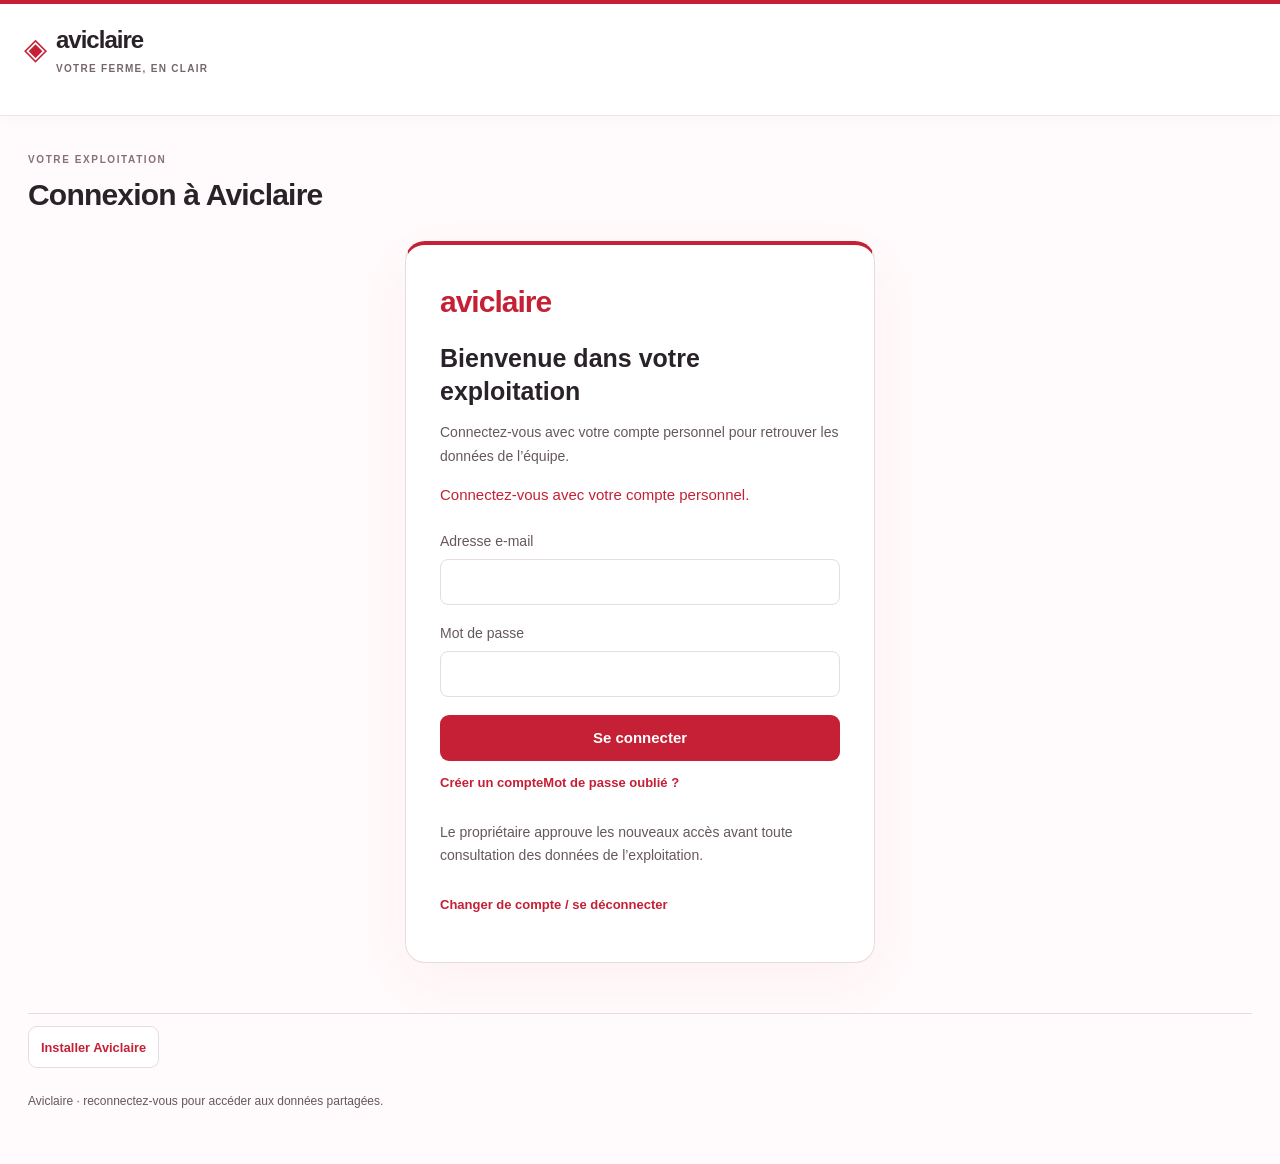
<file: index.html>
<!doctype html><html lang="fr"><head><meta charset="utf-8"><meta name="viewport" content="width=device-width,initial-scale=1"><meta name="theme-color" content="#c52035"><title>Aviclaire · Gestion de ferme</title><link rel="stylesheet" href="daily-style.css?release=aa524f21b90921c6d7c10d7a"><link rel="manifest" href="manifest.webmanifest"><link rel="icon" type="image/svg+xml" href="icon.svg"><link rel="apple-touch-icon" href="apple-touch-icon.png"><link rel="stylesheet" href="pwa-style.css?release=aa524f21b90921c6d7c10d7a"><meta name="aviclaire-shell-version" content="aa524f21b90921c6d7c10d7a"></head><body><aside><a class="brand" href="index.html?actualiser=aa524f21b90921c6d7c10d7a"><span class="brand-mark" aria-hidden="true">◈</span><span>aviclaire<small>VOTRE FERME, EN CLAIR</small></span></a><nav id="nav" aria-label="Rubriques de l’exploitation"></nav><div class="aside-foot">Gestion avicole<br><small>FCFA · Gestion partagée</small></div></aside><main><header><div><small id="eyebrow">VOTRE EXPLOITATION</small><h1 id="title">Vue d’ensemble</h1></div><button id="new">＋ Nouvelle bande</button></header><div id="connection" role="status"></div><div id="notice" role="status"></div><div id="content"></div><footer id="data-footer">Aviclaire · Accès personnel aux données partagées de l’exploitation.</footer></main><dialog id="dialog"><form id="form"><div class="dialog-head"><h2 id="form-title"></h2><button type="button" id="close" aria-label="Fermer">×</button></div><div id="fields"></div><p id="error" role="alert"></p><button type="submit">Enregistrer</button></form></dialog><script type="module" src="application.js?release=aa524f21b90921c6d7c10d7a"></script><script type="module" src="pwa.js?release=aa524f21b90921c6d7c10d7a"></script></body></html>
</file>
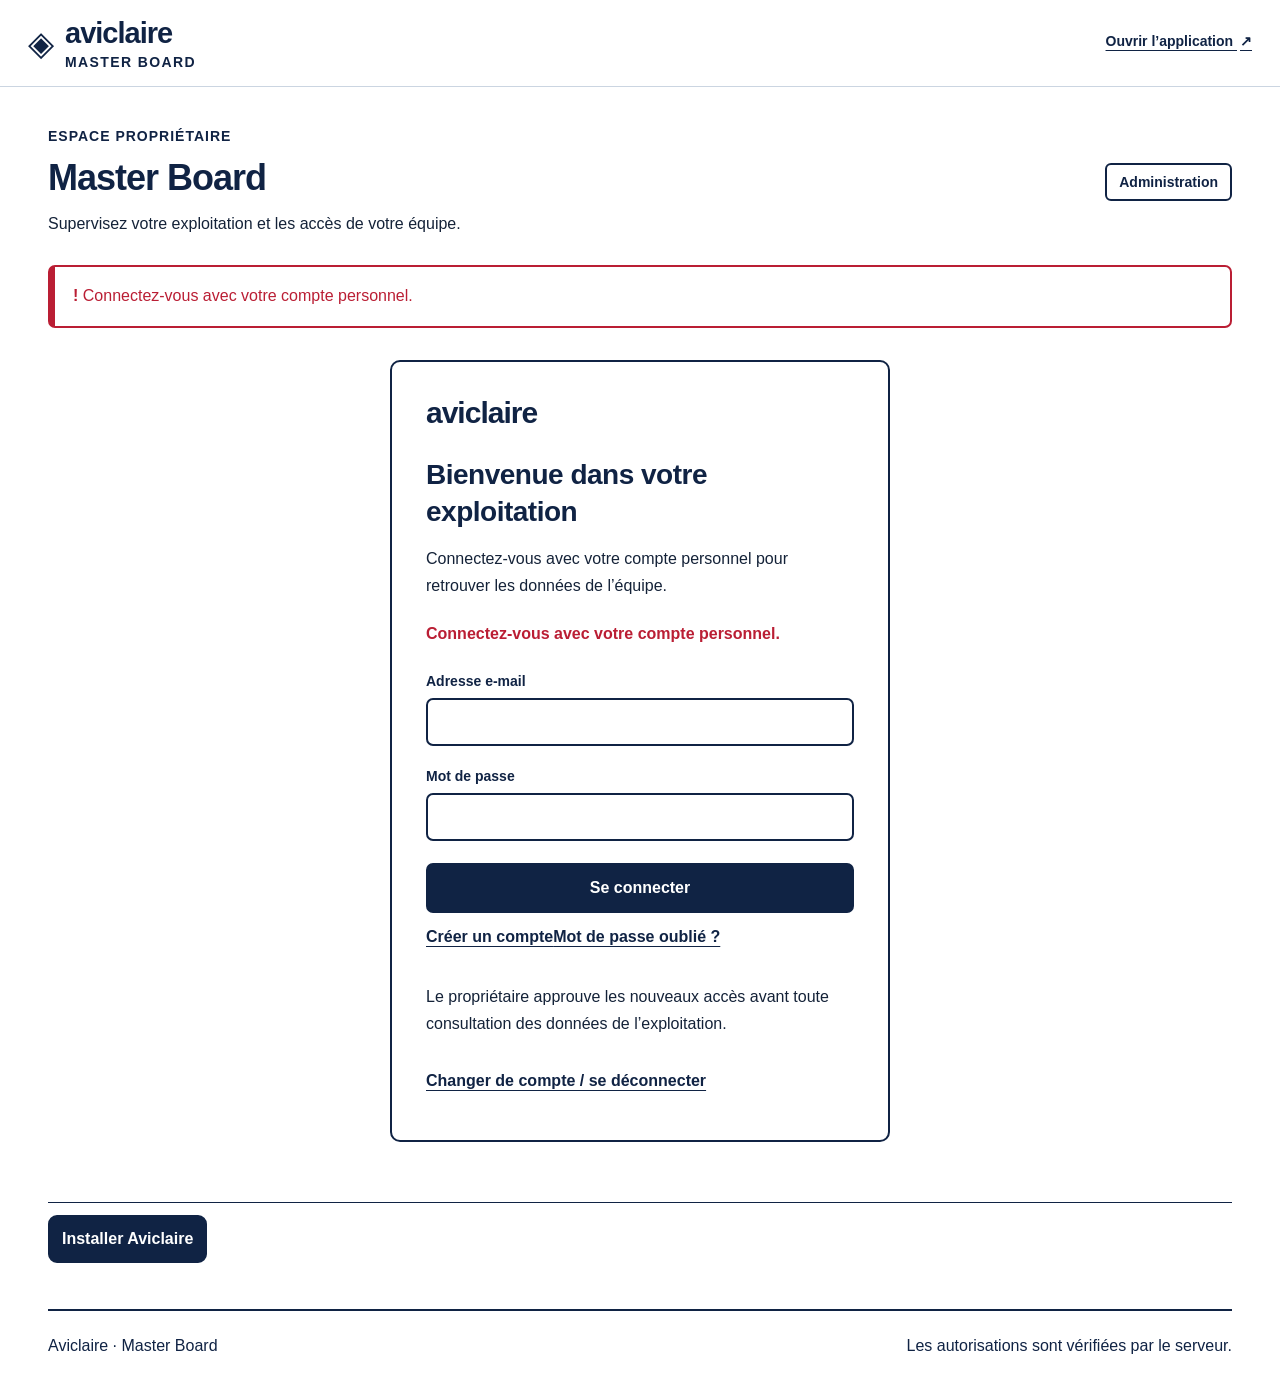
<file: master.html>
<!doctype html>
<html lang="fr">
<head>
  <meta charset="utf-8">
  <meta name="viewport" content="width=device-width,initial-scale=1">
  <meta name="theme-color" content="#102344">
  <title>Aviclaire · Master Board</title>
  <link rel="stylesheet" href="master-style.css?release=aa524f21b90921c6d7c10d7a">
  <link rel="manifest" href="manifest.webmanifest">
  <link rel="icon" type="image/svg+xml" href="icon.svg">
  <link rel="apple-touch-icon" href="apple-touch-icon.png">
  <link rel="stylesheet" href="pwa-style.css?release=aa524f21b90921c6d7c10d7a">
<meta name="aviclaire-shell-version" content="aa524f21b90921c6d7c10d7a"></head>
<body>
  <a class="skip-link" href="#master-content">Aller au contenu</a>
  <aside class="master-topbar">
    <div class="brand-row">
      <a class="brand" href="index.html?actualiser=aa524f21b90921c6d7c10d7a" aria-label="Aviclaire, ouvrir l’application"><span class="brand-mark" aria-hidden="true">◈</span><span>aviclaire<small>MASTER BOARD</small></span></a>
      <div class="session-tools"><span id="master-user"></span><a class="application-link" href="index.html?actualiser=aa524f21b90921c6d7c10d7a">Ouvrir l’application <span aria-hidden="true">↗</span></a><a id="master-logout" hidden>Déconnexion</a></div>
    </div>
  </aside>
  <button id="master-menu-toggle" type="button" class="secondary" aria-controls="master-sidebar" aria-expanded="false" hidden>Rubriques du Master Board</button>
  <div class="master-layout">
    <aside id="master-sidebar" class="master-sidebar" hidden>
      <label class="master-search">Trouver une rubrique<input id="master-section-search" type="search" placeholder="Dépenses, caisse, équipe…" autocomplete="off"></label>
      <nav aria-label="Administration" hidden></nav>
      <p id="master-search-empty" class="note" hidden>Aucune rubrique correspondante.</p>
      <p class="sidebar-foot">Votre espace de contrôle.<br>Accès réservé au propriétaire.</p>
    </aside>
  <main>
    <header class="page-header"><div><small id="eyebrow">ESPACE PROPRIÉTAIRE</small><h1 id="master-title">Master Board</h1><p id="master-description">Supervisez votre exploitation et les accès de votre équipe.</p></div><span class="owner-label">Administration</span></header>
    <div id="master-status" role="status" aria-live="polite" hidden></div>
    <div id="master-content" tabindex="-1" aria-busy="true"></div>
    <footer><span>Aviclaire · Master Board</span><span>Les autorisations sont vérifiées par le serveur.</span></footer>
  </main>
  </div>
  <script type="module" src="administration.js?release=aa524f21b90921c6d7c10d7a"></script>
  <script type="module" src="pwa.js?release=aa524f21b90921c6d7c10d7a"></script>
</body>
</html>
</file>
<file: daily-style.css>
:root{color-scheme:light;--app-accent:#c52035;--app-navy:var(--app-accent);--app-ink:#292329;--app-muted:#65585d;--app-border:#e6dce0;--app-surface:#fff7f8;--app-important:#c52035;--app-important-on-navy:#ffffff}
*{box-sizing:border-box}body{margin:0;background:#fff;color:var(--app-ink);font-family:Inter,'Segoe UI',Arial,sans-serif;font-size:14px}button,input,select{font:inherit}button{border:0;border-radius:9px;background:var(--app-navy);color:white;padding:11px 16px;font-weight:600;cursor:pointer}button:hover{filter:brightness(.94)}button:focus-visible,input:focus-visible,select:focus-visible,a:focus-visible{outline:3px solid #9d172c;outline-offset:3px}aside{position:sticky;top:0;background:#fff;border-bottom:1px solid var(--app-border);padding:18px max(24px,calc((100vw - 1360px)/2));z-index:5}.brand{display:flex;align-items:center;gap:10px;font-size:28px;text-decoration:none;color:var(--app-navy);font-weight:800;letter-spacing:-1px}.brand span{color:var(--app-navy);font-size:24px}.brand small{display:block;font-size:9px;color:var(--app-muted);letter-spacing:1.5px;margin-top:3px}.aside-foot{display:none}nav{display:flex;gap:5px;margin-top:18px;overflow:auto;scrollbar-width:thin}nav button{background:transparent;color:var(--app-muted);padding:10px 16px;white-space:nowrap;font-size:13px}nav .active{background:#fff0f2;color:var(--app-navy)}main{max-width:1360px;margin:0 auto;padding:32px 28px}header{display:flex;justify-content:space-between;align-items:center;gap:15px;margin-bottom:28px}#eyebrow{font-size:10px;letter-spacing:2px;color:var(--app-muted)}h1{font-size:28px;letter-spacing:-.8px;margin:8px 0 0}h2{font-size:17px;margin:0 0 20px}h3{font-size:14px}p{line-height:1.8;color:var(--app-muted)}.toolbar{display:flex;justify-content:space-between;align-items:flex-end;gap:16px;margin-bottom:22px}.toolbar-right{display:flex;align-items:flex-end;gap:12px}label{display:grid;gap:7px;font-size:12px;color:var(--app-muted)}input,select{border:1px solid var(--app-border);border-radius:8px;background:white;color:var(--app-ink);padding:10px;min-width:0;max-width:100%}.toolbar select{min-width:240px}.secondary{background:#fff0f2;color:var(--app-navy)}.hero{background:linear-gradient(110deg,#c52035,#9d172c);border-radius:20px;padding:30px 34px;display:grid;grid-template-columns:1.3fr 1fr;gap:35px;color:#fff;margin:18px 0 24px}.hero small{font-size:10px;letter-spacing:1.4px;color:#fff0f2}.hero h2{color:var(--app-important-on-navy);font-size:38px;letter-spacing:-1px;margin:15px 0 10px}.hero p{color:#fff0f2;margin:0 0 18px;font-size:12px}.hero .secondary{background:#ffffff24;color:white}.hero button:focus-visible,.common-cash button:focus-visible{outline-color:#fff}.hero .row{border-color:#ffffff20;font-size:12px}.hero .row span{color:#fff0f2}.hero .row b{color:white}.cycle-line{display:flex;align-items:center;gap:15px;color:var(--app-muted);font-size:12px;flex-wrap:wrap}.badge{border-radius:20px;padding:8px 12px;color:var(--app-navy);background:#fff0f2;font-weight:700}.saved{margin-left:auto;color:var(--app-navy);font-size:11px}.metrics{display:grid;grid-template-columns:repeat(4,minmax(0,1fr));gap:18px;margin-bottom:22px}.metrics.three{grid-template-columns:repeat(3,minmax(0,1fr))}.metric{padding:24px;background:#fff;border:1px solid var(--app-border);border-radius:16px;display:grid;gap:12px}.metric small{color:var(--app-muted);font-size:12px}.metric strong{color:var(--app-important);font-size:25px;letter-spacing:-.5px;overflow-wrap:anywhere}.metric span{font-size:11px;color:var(--app-muted)}.negative{color:var(--app-important)}.quick-actions,.actions{display:flex;flex-wrap:wrap;gap:10px}.quick-actions{margin:5px 0 26px}.grid{display:grid;grid-template-columns:1fr 1.2fr;gap:22px}.panel{padding:25px;background:white;border:1px solid var(--app-border);border-radius:17px;margin-bottom:23px;min-width:0}.row{padding:13px 0;display:flex;justify-content:space-between;gap:15px;border-bottom:1px solid #f0e6e9;line-height:1.5}.row span{color:var(--app-muted)}.row b{text-align:right;font-weight:600}.note{background:var(--app-surface);padding:16px;border-radius:10px;font-size:12px;color:var(--app-muted);margin:18px 0;line-height:1.8}.section-head{display:flex;justify-content:space-between;align-items:center;gap:12px;margin-bottom:20px;flex-wrap:wrap}.tabs{display:flex;gap:6px;padding:5px;background:#fff0f2;border-radius:12px}.tabs button{padding:10px 18px}.table-wrap,.balance-wrap{overflow:auto}table{width:100%;border-collapse:collapse;white-space:nowrap}th{text-align:left;background:var(--app-surface);color:var(--app-muted);font-size:10px;font-weight:600;text-transform:uppercase;letter-spacing:.5px}td,th{padding:15px 11px;border-bottom:1px solid #f0e6e9}td{font-size:12px}td button{font-size:11px;padding:7px 10px}.empty-cell{color:var(--app-muted);padding:26px;text-align:center}.cash-chart{display:block;width:100%;max-height:280px}.cash-chart line{stroke:var(--app-border)}.cash-chart polyline{stroke:var(--app-important)}.cash-chart text{fill:var(--app-muted)}.balance{table-layout:fixed;min-width:640px}.balance th{text-align:center;font-size:13px;color:var(--app-navy);background:#fff0f2;padding:16px}.balance th+th{border-left:12px solid white}.balance td{white-space:normal}.balance td:nth-child(2n){text-align:right;white-space:nowrap}.balance td:nth-child(3){border-left:12px solid white}.balance-total{font-weight:800;background:#fff4f6}.balance-check{display:flex;justify-content:space-between;padding:17px 20px;margin-top:24px;background:#fff0f2;color:var(--app-important);border-radius:9px}.balance-check.balanced{background:#fff4f6;color:var(--app-navy)}.onboard{display:grid;grid-template-columns:repeat(3,1fr);gap:15px;margin:24px 0}.onboard>div{padding:20px;border-radius:12px;background:var(--app-surface)}.onboard p{font-size:12px}dialog{border:0;border-radius:18px;max-width:740px;width:calc(100% - 30px);max-height:90vh;padding:28px;color:var(--app-ink);box-shadow:0 30px 120px #c5203540}dialog::backdrop{background:#c5203570;backdrop-filter:blur(3px)}.dialog-head{display:flex;justify-content:space-between;gap:20px;align-items:flex-start}.dialog-head button{font-size:22px;background:#fff0f2;color:var(--app-navy);padding:3px 11px}#fields{display:grid;grid-template-columns:1fr 1fr;gap:18px;margin:24px 0}#error{color:var(--app-important)}footer{font-size:11px;color:var(--app-muted);margin:12px 0 20px}.alert{background:#fff0f2;color:var(--app-important);padding:16px;border-radius:10px;margin:12px 0 20px}@media(max-width:950px){.grid{grid-template-columns:1fr}.hero{grid-template-columns:1fr 1fr;gap:20px}.metrics .metric{padding:18px}.metric strong{font-size:21px}nav button{padding:10px 12px}}@media(max-width:650px){aside{padding:14px 16px;position:static}nav{margin-top:14px}nav button{font-size:12px;padding:10px 12px}main{padding:22px 16px}h1{font-size:24px}header{align-items:flex-start}header button{font-size:11px;padding:11px}.toolbar{align-items:flex-start;flex-direction:column}.toolbar-right{width:100%;justify-content:space-between}.toolbar select{min-width:240px}.hero{grid-template-columns:1fr;padding:25px;gap:8px}.hero h2{font-size:32px}.hero-side .row{padding:9px 0}.metrics.three{grid-template-columns:1fr}.metric{display:flex;flex-wrap:wrap;align-items:center;justify-content:space-between;gap:8px}.metric small{width:100%}.metric span{max-width:55%;text-align:right}.panel{padding:20px}.quick-actions>*{flex-grow:1}.onboard{grid-template-columns:1fr}.section-head .actions{width:100%}.actions button{font-size:12px}.tabs{width:100%}.tabs button{flex:1}.saved{margin-left:0}.balance-check{gap:20px}#fields{grid-template-columns:1fr}}

/* Parcours collaboratifs, dans le design Aviclaire existant. */
.connection-note{display:flex;align-items:center;gap:12px;flex-wrap:wrap;background:#fff;border:1px solid var(--app-border);border-radius:12px;padding:12px 16px;margin-bottom:18px;color:var(--app-navy);font-size:12px}.connection-note span{flex:1}.connection-note button{padding:8px 12px;min-height:40px}.connection-note a,.session-tools a{color:var(--app-navy);font-weight:600}.pending{color:var(--app-important);background:#fff0f2}.brand-row{display:flex;align-items:center;justify-content:space-between;gap:20px}.session-tools{display:flex;align-items:center;gap:18px;flex-wrap:wrap;font-size:12px}.button-link{display:inline-flex;align-items:center;justify-content:center;min-height:44px;border-radius:9px;background:var(--app-navy);color:#fff;text-decoration:none;font-weight:600;padding:12px 18px}.auth-card{max-width:470px;margin:25px auto 50px;padding:34px;border:1px solid var(--app-border);border-radius:20px;background:#fff;box-shadow:0 14px 45px #c5203509}.auth-card h2{font-size:25px;line-height:1.3;margin:18px 0 12px}.auth-brand{color:var(--app-navy);font-size:30px;font-weight:750;letter-spacing:-1px}.auth-card form{display:grid;gap:20px;margin-top:24px}.auth-card input{min-height:46px}.auth-card label{font-size:14px;color:var(--app-muted)}.auth-card button{min-height:46px}.auth-help{font-size:12px}.local-link{color:var(--app-muted);font-size:12px;display:block;margin-top:20px}.text-button{background:transparent;color:var(--app-navy);padding:12px 0;font-size:13px}.common-cash{background:linear-gradient(120deg,#c52035,#9d172c);color:white;padding:24px 28px;border-radius:18px;display:flex;align-items:center;justify-content:space-between;gap:20px;flex-wrap:wrap;margin-bottom:22px}.common-cash>div{display:grid;gap:10px}.common-cash small{letter-spacing:1px;color:#fff0f2;font-size:11px}.common-cash strong{color:var(--app-important-on-navy);font-size:32px;font-weight:700}.common-cash span{font-size:12px;color:#fff0f2}.common-cash button{background:#ffffff20;color:white;min-height:44px}.invite-form{display:flex;align-items:end;gap:15px;margin-top:25px;flex-wrap:wrap}.invite-form label{flex:1;min-width:200px}.panel pre{white-space:pre-wrap;overflow-wrap:anywhere;max-width:640px;max-height:400px;overflow:auto;font-size:11px}.panel details summary{cursor:pointer;color:var(--app-navy)}input,select,button{min-height:44px}#auth-message{color:var(--app-important);line-height:1.6}nav button{min-height:44px}th{color:var(--app-muted);font-size:11px}label{color:var(--app-muted)}footer{color:var(--app-muted)}.note{color:var(--app-muted)}.metric small{color:var(--app-muted)}.metric span{color:var(--app-muted)}.saved{font-size:12px}.table-wrap{max-width:100%}
@media(max-width:650px){.auth-card{padding:24px 20px;margin-top:0}.connection-note{padding:12px}.connection-note span{flex-basis:100%}.common-cash{padding:22px}.common-cash strong{font-size:28px}.brand-row{align-items:flex-start;flex-direction:column;gap:12px}.session-tools{font-size:12px;gap:12px}.toolbar select{min-width:0;width:100%}.toolbar>label{width:100%}.toolbar-right{flex-wrap:wrap}.metrics{grid-template-columns:1fr 1fr;gap:12px}.metric strong{font-size:22px}.panel{padding:18px}header{flex-wrap:wrap}#new{font-size:12px}.invite-form>*{width:100%}nav{flex-wrap:wrap;overflow:visible;gap:3px}nav button{padding:9px 11px}}
@media(max-width:360px){main{padding:18px 12px}.metrics{grid-template-columns:1fr}.connection-note button{padding:8px}.auth-card h2{font-size:23px}}

[hidden]{display:none!important}
.cash-movement-note{display:block;margin-top:6px;line-height:1.5;max-width:38em}

/* Daily workspace: warm white, clear red actions, quiet farm line drawings. */
body{background:#fffafb;font-size:15px;line-height:1.5}
button,a,input,select{-webkit-tap-highlight-color:transparent}button,a{touch-action:manipulation}
button{display:inline-flex;align-items:center;justify-content:center;gap:8px;transition:background-color .15s,border-color .15s;line-height:1.45}
button:disabled{cursor:default;opacity:.6}input,select{font-size:16px;min-height:46px}
aside{border-top:4px solid var(--app-accent);border-bottom-color:#f0e2e6;box-shadow:0 3px 18px #5a172207}
.brand{color:var(--app-ink)}.brand>span{color:var(--app-ink)}.brand>svg,.brand-mark{color:var(--app-accent)}
.brand small{font-size:10px;font-weight:650;letter-spacing:1.3px;color:#76666c}
nav{padding:0 0 3px;gap:5px}nav button{min-height:46px;border-radius:10px;padding:10px 12px;gap:7px;font-weight:600;font-size:13px;color:#61535a;flex-shrink:0}
nav button:hover{background:#fff0f2;filter:none;color:var(--app-accent)}nav button.active{background:var(--app-accent);color:#fff;box-shadow:0 4px 12px #c520351c}
nav button .av-icon{width:18px;height:18px;stroke-width:1.85}main{padding-top:28px}header{min-height:72px;margin-bottom:24px}
h1{font-size:30px;color:var(--app-ink);line-height:1.2}#eyebrow{font-size:10px;font-weight:650;color:#877078;letter-spacing:1.6px}
h2{line-height:1.4;color:var(--app-ink)}p{line-height:1.7}.secondary{background:#fff0f2;color:#a61b2e}.secondary:hover{background:#fbe1e6;filter:none}
.av-icon{display:inline-block;width:19px;height:19px;min-width:19px;vertical-align:middle;flex-shrink:0;pointer-events:none}
button .av-icon{width:18px;height:18px;min-width:18px}.button-link .av-icon{width:18px;height:18px}
.farm-art{display:block;width:192px;max-width:100%;height:auto;color:var(--app-accent);pointer-events:none;user-select:none}
.app-header-art{margin-left:auto;flex:0 0 auto;width:168px;padding-right:6px}.app-header-art .farm-art{width:168px}
.home-welcome{display:flex;align-items:center;justify-content:space-between;gap:24px;padding:8px 2px 20px}.home-welcome .farm-art{flex-shrink:0;width:150px}
.home-welcome p{font-size:14px;margin:0;color:var(--app-muted)}.home-welcome strong{display:block;color:var(--app-ink);font-size:18px;margin-bottom:5px}
.empty-illustration{display:grid;justify-items:center;gap:8px;padding:12px}.empty-illustration .farm-art{width:130px;opacity:.8}.empty-illustration p{margin:0}
.panel,.metric{box-shadow:0 3px 18px #592a3704;border-color:var(--app-border)}.metric strong{font-variant-numeric:tabular-nums}
.panel>h2{font-size:19px}.panel>p{font-size:14px}.row{padding:14px 0}.table-wrap{scrollbar-color:#d7b9c1 transparent}
th{font-size:11px;background:#fff5f7;color:#766069}td{font-size:13px;vertical-align:top}td button{min-height:44px}
.section-head{margin-top:6px}.section-head>.actions button{min-height:46px}.toolbar select{border-color:#dfcbd1}
.tabs{background:#fcebef;border:1px solid #f3dfe4}.tabs button{min-height:44px}
.connection-note{border-color:#ecdee3;box-shadow:0 2px 10px #55213403;color:var(--app-muted);font-size:12px}.connection-note button{min-height:44px}
.connection-note small{font-size:11px;color:#827178}.connection-note a{white-space:nowrap}.pending{border-color:#e2a8b3}
.auth-card{box-shadow:0 18px 60px #c520350a;border-top:4px solid var(--app-accent)}.auth-brand{color:var(--app-accent)}
.auth-card h2{color:var(--app-ink)}.auth-card form{gap:18px}.auth-card p{font-size:14px}.auth-card .text-button{color:var(--app-accent)}
.common-cash{background:linear-gradient(120deg,#bc1c32,#9d172c);box-shadow:0 8px 24px #c5203511}
.cash-chart{padding-top:6px}.note{border-left:3px solid #edb0bc;color:#6d545d;background:#fff4f6;font-size:13px}
.balance-total{background:#fff1f4}.balance-check.balanced{background:#fff4f6;color:#a81a2f}
dialog{border:1px solid #ebdbe0;box-shadow:0 26px 100px #52132235}dialog::backdrop{background:#30252b66}
#form button[type=submit]{min-width:150px}#fields label{font-size:13px;font-weight:600}.dialog-head button{min-width:44px;min-height:44px}
footer{font-size:12px;line-height:1.65}
@media(min-width:1450px){nav button{padding-inline:15px}}
@media(max-width:950px){nav{margin-top:14px}.app-header-art,.app-header-art .farm-art{width:135px}nav button{font-size:12px;padding:10px}.av-icon{width:18px;height:18px;min-width:18px}}
@media(max-width:650px){aside{border-top-width:3px;padding:14px 16px 7px}.brand{font-size:25px}.brand small{font-size:9px}nav{display:flex;flex-wrap:nowrap;overflow-x:auto;overflow-y:hidden;gap:5px;padding-bottom:8px;scrollbar-width:thin;scroll-snap-type:x proximity}nav button{min-height:46px;font-size:12px;padding:10px 12px;scroll-snap-align:start;flex-direction:column;gap:4px;border-radius:10px;min-width:77px;line-height:1.15}nav button .av-icon{width:19px;height:19px}main{padding:20px 16px}header{gap:12px;margin-bottom:20px;min-height:60px;flex-wrap:nowrap}h1{font-size:27px}.app-header-art,.app-header-art .farm-art{width:108px}.home-welcome{padding:0 0 16px;gap:12px}.home-welcome .farm-art{width:105px}.home-welcome strong{font-size:16px}.home-welcome p{font-size:12px}.panel{padding:20px}.panel>h2{font-size:18px}.row{gap:12px}.metric strong{font-size:24px}.connection-note{margin-bottom:16px}.section-head .tabs{overflow:auto}.tabs button{white-space:nowrap;padding:10px 13px}.section-head .actions{gap:8px}.section-head .actions button{flex-grow:1}.toolbar-right button{width:100%}.button-link{font-size:13px;text-align:center}.auth-card{padding:25px 21px}.note{font-size:12px}.common-cash strong{font-size:29px}}
@media(max-width:370px){.app-header-art,.app-header-art .farm-art{width:82px}h1{font-size:25px}main{padding-inline:13px}nav button{padding-inline:9px;min-width:72px}}
@media(prefers-reduced-motion:reduce){button{transition:none}nav{scroll-behavior:auto}}

.brand>.brand-mark{color:var(--app-accent);font-size:30px;font-weight:500;line-height:1}

/* Les dessins accompagnent le titre sans repousser les montants. */
.app-header-art .farm-art{max-height:76px}
/* La bande sélectionnée et la caisse de ferme gardent des repères distincts. */
.home-card-scope{padding:7px 0 4px!important;color:var(--app-accent)!important;font-weight:700;overflow-wrap:anywhere}.home-global-caption{margin:22px 0 -10px;font-size:12px;color:var(--app-muted);font-weight:650}.home-band-selector{margin:0 0 18px}.home-band-selector label{font-weight:650;color:var(--app-ink)}.cash-tabs{margin:0 0 22px;display:inline-flex;max-width:100%}.cash-tabs button{white-space:normal}.farm-details{margin:0 0 24px;border:1px solid var(--app-border);border-radius:14px;background:#fff;padding:18px 22px}.farm-details>summary{min-height:44px;cursor:pointer;font-weight:700;color:var(--app-accent);line-height:1.5;display:flex;align-items:center;gap:8px}.farm-details>summary:before{content:'+';font-size:20px}.farm-details[open]>summary:before{content:'−'}.farm-details>.panel{margin-top:18px;margin-bottom:0}.farm-details .panel+.panel{margin-top:18px}#new{display:inline-flex;align-items:center;justify-content:center;gap:7px;min-height:44px;background:#fff;color:var(--app-accent);border:1px solid var(--app-border);font-size:13px}#new .av-icon{width:18px;height:18px}.payment-label{display:inline-block;border-radius:20px;padding:5px 8px;background:#fff0f2;color:var(--app-accent);font-weight:650;font-size:11px}
@media(max-width:650px){.cash-tabs{width:100%;display:flex}.cash-tabs button{flex:1;min-height:46px;font-size:12px}.farm-details{padding:15px}.farm-details>summary{font-size:14px}.app-header-art,.app-header-art .farm-art{width:68px}.app-header-art{padding:0;margin-left:auto}header{gap:8px}header>div:first-child{min-width:0}#new{padding:10px 9px;gap:4px;font-size:11px}#new .av-icon{width:16px;height:16px;min-width:16px}#new span{max-width:72px;white-space:normal;line-height:1.25}.home-card-scope{font-size:12px!important}.home-global-caption{font-size:11px}}
/* Clôture guidée : repère discret et accès propriétaire, sans mouvement de caisse. */
.band-closure-note{display:flex;align-items:center;justify-content:space-between;gap:14px;flex-wrap:wrap;margin:0 0 18px;padding:12px 16px;border:1px solid var(--app-border);border-radius:11px;background:#fff;font-size:12px;line-height:1.65;color:var(--app-muted)}
.band-closure-note a{display:inline-flex;align-items:center;gap:7px;min-height:44px;font-size:12px;font-weight:700;color:var(--app-accent);text-underline-offset:4px}.band-closure-note .av-icon{width:17px;height:17px}.band-closed-label{display:inline-flex;align-items:center;gap:6px;min-height:44px;font-size:12px;font-weight:650;color:var(--app-muted);line-height:1.5}
.form-context-note{grid-column:1/-1;padding:16px;border:1px solid var(--app-border);border-left:3px solid var(--app-accent);border-radius:10px;background:#fff7f8;color:var(--app-ink);font-size:13px;line-height:1.65}.form-context-note strong{font-size:13px}.form-context-note p{font-size:12px;margin:8px 0 0;line-height:1.65}.form-context-note .creation-cash-reference{font-size:24px;font-weight:750;color:var(--app-accent);margin:8px 0}
@media(max-width:650px){.band-closure-note{padding:12px 14px;font-size:12px;gap:4px}.band-closure-note a{width:100%;min-height:44px}.band-closed-label{font-size:11px}.form-context-note{padding:14px}.form-context-note .creation-cash-reference{font-size:22px}}
.ledger-scope{display:flex;align-items:center;justify-content:space-between;gap:14px;flex-wrap:wrap;margin:0 0 18px}.ledger-scope>div{display:flex;gap:8px;flex-wrap:wrap}.ledger-scope p{margin:0;font-size:12px;max-width:42em}.daily-ledger-reference{margin-top:26px}.daily-ledger-reference[open]>summary{margin-bottom:22px}.daily-ledger-reference .section-head{margin-top:16px}.daily-ledger-reference>.variable-summary{margin-top:18px}
@media(max-width:650px){.ledger-scope{gap:10px}.ledger-scope>div{display:grid;grid-template-columns:1fr 1fr;width:100%;gap:8px}.ledger-scope button{font-size:12px;white-space:normal;padding:10px}.ledger-scope p{font-size:12px}.daily-ledger-reference{margin-top:20px}.daily-ledger-reference summary{line-height:1.6}}
/* Résumés compacts des registres, sans changer les cartes de l’accueil. */
.ledger-filters+.metrics{gap:12px;margin:18px 0}.ledger-filters+.metrics .metric{padding:16px;min-height:0}.ledger-filters+.metrics .metric strong{font-size:24px}.ledger-filters+.metrics .metric small{font-size:13px}
@media(max-width:650px){.ledger-filters+.metrics{grid-template-columns:1fr;gap:0;border:1px solid var(--line);border-radius:10px;overflow:hidden}.ledger-filters+.metrics .metric{display:grid;grid-template-columns:minmax(0,1fr) auto;gap:5px 14px;align-items:center;border:0;border-bottom:1px solid var(--line);border-radius:0;padding:14px;box-shadow:none}.ledger-filters+.metrics .metric:last-child{border-bottom:0}.ledger-filters+.metrics .metric strong{font-size:18px;grid-column:2;grid-row:1;white-space:normal}.ledger-filters+.metrics .metric small{grid-column:1;grid-row:1;font-size:13px}.ledger-filters+.metrics .metric>span,.ledger-filters+.metrics .metric>p{grid-column:1/-1;font-size:11px;line-height:1.5;margin:0}}

/* Scoped to the daily overview; forms and detailed registers keep their UI. */
.home-dashboard{--home-ink:var(--app-navy);--home-muted:var(--app-muted);--home-border:var(--app-border);--home-accent:var(--app-navy);--home-important:var(--app-important);color:var(--home-ink)}
.home-overview-line{display:flex;justify-content:space-between;align-items:center;gap:12px;flex-wrap:wrap}.home-overview-line p{margin:0;color:var(--home-ink);font-weight:700;font-size:14px}.home-sync{display:inline-flex;align-items:center;gap:7px;padding:8px 11px;border:1px solid var(--app-border);border-radius:8px;color:var(--app-muted);background:#fff;font-size:11px;line-height:1.5}.home-sync:before{content:'';display:inline-block;width:7px;height:7px;border-radius:50%;background:var(--app-important);flex-shrink:0}.home-sync.is-current:before{background:var(--app-navy)}.home-period{margin:8px 0 22px;color:var(--home-muted);font-size:12px;line-height:1.6}
.home-money-grid{display:grid;grid-template-columns:minmax(0,1.45fr) repeat(2,minmax(0,1fr));gap:16px}.home-money-grid article{display:flex;flex-direction:column;justify-content:space-between;min-width:0;border:1px solid var(--home-border);border-radius:18px;background:#fff;padding:26px 24px}.home-money-grid h2{margin:0 0 14px;color:var(--home-ink);font-size:14px;line-height:1.5;font-weight:650;letter-spacing:0}.home-money-grid .home-cash{background:var(--app-navy);border-color:var(--app-navy);color:#fff;min-height:310px}.home-cash h2{color:#f2f3f5}.home-main-amount{color:var(--app-important-on-navy);font-size:clamp(27px,3.1vw,44px);font-weight:750;letter-spacing:-1.2px;line-height:1.22;margin:0 0 18px;overflow-wrap:anywhere;font-variant-numeric:tabular-nums}.home-main-amount.is-negative{color:var(--app-important-on-navy)}.home-money-grid .home-cash-explanation{color:#fff0f2;font-size:12px;line-height:1.7;margin:0;max-width:34em}.home-total-amount{color:var(--home-important);font-size:clamp(23px,2vw,31px);font-weight:750;line-height:1.3;letter-spacing:-.6px;margin:0 0 4px;overflow-wrap:anywhere;font-variant-numeric:tabular-nums}.home-total p:not(.home-total-amount){color:var(--home-muted);margin:0;font-size:11px;line-height:1.6}.home-total dl{display:grid;gap:13px;margin:24px 0 22px}.home-total dl>div{display:grid;gap:4px}.home-total dt{color:var(--home-muted);font-size:11px;line-height:1.5}.home-total dd{color:var(--home-ink);font-size:14px;font-weight:650;margin:0;overflow-wrap:anywhere;font-variant-numeric:tabular-nums}.home-money-grid .home-detail{align-self:flex-start;display:inline-flex;align-items:center;justify-content:space-between;gap:15px;min-height:44px;padding:7px 0;background:none;border-radius:0;color:var(--home-ink);font-size:12px;text-align:left;text-decoration:none}.home-money-grid .home-detail:hover{filter:none;text-decoration:underline}.home-money-grid .home-cash .home-detail{color:#fff;margin-top:24px}.home-detail span{font-size:17px}.home-dashboard button:focus-visible{outline:3px solid #9d172c;outline-offset:5px}.home-dashboard .home-cash button:focus-visible{outline-color:#fff}
.home-entry-actions{display:grid;grid-template-columns:1fr 1fr;gap:14px;margin:22px 0 0}.home-entry-actions button{display:flex;align-items:center;justify-content:center;gap:9px;min-height:54px;background:var(--home-accent);color:#fff;border-radius:11px;padding:13px 18px;font-size:14px}.home-entry-actions button:nth-child(2){background:#fff;color:var(--home-ink);border:1px solid #dec2ca}.home-entry-actions button>span{font-size:20px;font-weight:400}.home-entry-actions button:disabled{cursor:default;opacity:.55}.home-entry-band{font-size:11px;color:var(--home-muted);margin:8px 0 22px;overflow-wrap:anywhere}.home-entry-band strong{font-weight:600}
.home-reconciliation{display:flex;flex-wrap:wrap;gap:14px 24px;align-items:center;padding:18px 21px;border:1px solid var(--home-border);border-radius:12px;background:#fff;margin-top:22px}.home-reconciliation>span{display:grid;gap:5px;font-size:10px;color:var(--home-muted);line-height:1.4}.home-reconciliation strong{color:var(--home-important);font-weight:650;font-size:12px;overflow-wrap:anywhere;font-variant-numeric:tabular-nums}.home-reconciliation .home-reconciliation-result{margin-left:auto;padding-left:20px;border-left:1px solid var(--home-border)}.home-data-note{padding:0 2px;margin-top:15px}.home-data-note p{font-size:11px;color:var(--home-muted);line-height:1.7;margin:6px 0}
@media(max-width:1050px){.home-money-grid{grid-template-columns:1fr 1fr}.home-money-grid .home-cash{grid-column:1/-1;min-height:220px}.home-main-amount{font-size:40px}.home-money-grid article{padding:24px}.home-total-amount{font-size:29px}.home-total dl{grid-template-columns:1fr 1fr;gap:15px}.home-reconciliation{gap:16px 24px}.home-reconciliation .home-reconciliation-result{margin-left:0}}
@media(max-width:600px){.home-overview-line{gap:9px}.home-overview-line p{font-size:13px}.home-sync{font-size:10px}.home-period{margin-bottom:17px;font-size:11px}.home-money-grid{grid-template-columns:1fr;gap:12px}.home-money-grid .home-cash{grid-column:auto;min-height:232px}.home-money-grid article{padding:22px;border-radius:15px}.home-main-amount{font-size:clamp(27px,8.4vw,38px);letter-spacing:-.9px}.home-money-grid h2{margin-bottom:11px}.home-total-amount{font-size:29px}.home-total dl{margin:18px 0 8px}.home-entry-actions{position:relative;grid-template-columns:1fr;gap:10px;margin-top:18px}.home-entry-actions button{min-height:52px}.home-reconciliation{display:grid;grid-template-columns:1fr 1fr;gap:18px 14px;padding:18px}.home-reconciliation .home-reconciliation-result{grid-column:1/-1;padding:14px 0 0;border-left:0;border-top:1px solid var(--home-border)}.home-reconciliation-result strong{font-size:17px}.home-entry-band{margin-bottom:18px}}
@media(prefers-reduced-motion:reduce){.home-dashboard *{scroll-behavior:auto}}
/* Keep the two daily actions reachable on a phone while reviewing totals. */
@media(max-width:600px){
 .home-dashboard{padding-bottom:110px}
 .home-entry-actions{position:fixed;left:0;right:0;bottom:0;z-index:40;display:grid;grid-template-columns:1fr 1fr;gap:9px;margin:0;padding:10px 12px calc(10px + env(safe-area-inset-bottom,0px));background:#fff;border-top:1px solid var(--home-border);box-shadow:0 -4px 20px #c5203510}
 .home-entry-actions button{min-height:52px;padding:10px 8px;font-size:12px;gap:5px;line-height:1.35}
 .home-entry-actions button>span{font-size:16px}
}

/* The approved three balances remain the focus of the daily home. */
.home-dashboard{--home-accent:var(--app-accent);--home-ink:var(--app-ink)}
.home-overview-line p{font-size:14px}.home-money-grid{gap:18px}.home-money-grid article{border-radius:20px;border-color:#eadde2;box-shadow:0 3px 18px #55213404;padding:25px}
.home-money-grid h2{display:flex;align-items:center;gap:9px;font-size:14px;font-weight:700}.home-card-icon{display:inline-flex;align-items:center;justify-content:center;width:34px;height:34px;background:#fff0f3;color:var(--app-accent);border-radius:10px;flex-shrink:0}.home-card-icon .av-icon{width:18px;height:18px}
.home-money-grid .home-cash{position:relative;overflow:hidden;background:linear-gradient(128deg,#bd1b32,#a3162c);border-color:#af172d;min-height:320px;box-shadow:0 10px 28px #b61d3020}
.home-cash .home-card-icon{background:#ffffff20;color:#fff}.home-main-amount{color:#fff;font-size:clamp(28px,3vw,44px);letter-spacing:-1px}.home-money-grid .home-cash-explanation{color:#fff0f3;max-width:35em;font-size:12px}.home-cash h2{color:#fff;font-weight:600}.home-main-amount.is-negative{color:#fff}
.home-total-amount{font-size:clamp(25px,2vw,32px);margin-top:12px;letter-spacing:-.7px}.home-total dl{gap:16px}.home-total dt{font-size:12px}.home-total dd{font-size:15px}.home-money-grid .home-detail{font-size:12px;font-weight:650;gap:10px}.home-detail .av-icon{width:17px;height:17px;min-width:17px}.home-money-grid .home-detail:hover{color:var(--app-accent)}.home-money-grid .home-cash .home-detail:hover{color:#fff}
.home-entry-actions button{min-height:56px;font-size:14px;box-shadow:0 3px 11px #c5203510}.home-entry-actions button:nth-child(2){border-color:#dfc7cf;color:#aa1b30}.home-entry-actions button .av-icon{width:20px;height:20px;min-width:20px}
.home-reconciliation{border-color:#eadde2;border-radius:14px;background:#fff}.home-reconciliation strong{font-size:13px}.home-reconciliation-result strong{color:var(--app-accent)}
.home-sync.is-current:before{background:#467155}.home-sync{color:#685b60;border-color:#e6dce0;border-radius:20px;padding:7px 12px}.home-period{font-size:12px}.home-entry-band{font-size:12px;margin-top:10px}
@media(max-width:1050px){.home-money-grid .home-cash{min-height:225px}.home-main-amount{font-size:40px}.home-money-grid article{padding:24px}.home-total-amount{font-size:29px}}
@media(max-width:600px){.home-money-grid{gap:13px}.home-money-grid article{padding:22px;border-radius:17px}.home-money-grid .home-cash{min-height:244px}.home-main-amount{font-size:clamp(28px,8.2vw,38px)}.home-money-grid h2{font-size:14px}.home-total dl{gap:14px}.home-total dd{font-size:14px}.home-total-amount{font-size:29px}.home-entry-actions{padding-top:11px;box-shadow:0 -6px 24px #c520350b}.home-entry-actions button{font-size:12px;min-height:52px;border-radius:10px;box-shadow:none}.home-entry-actions button .av-icon{width:17px;height:17px;min-width:17px}.home-reconciliation{padding:18px;gap:18px 12px}.home-reconciliation>span{font-size:11px}.home-reconciliation strong{font-size:12px}.home-reconciliation-result strong{font-size:18px}.home-period{font-size:11px}.home-sync{font-size:10px}}
/* Consultation facultative de toutes les bandes, distincte des cartes courantes. */
.home-all-operations{margin:20px 0 24px;padding:0 20px;border:1px solid var(--home-border);border-radius:13px;background:#fff;color:var(--home-ink)}
.home-all-operations>summary{display:flex;align-items:center;gap:12px;min-height:56px;cursor:pointer;list-style:none;font-size:14px;font-weight:700;color:var(--home-ink)}
.home-all-operations>summary::-webkit-details-marker{display:none}.home-all-operations>summary:before{content:'+';font-size:22px;font-weight:400;color:var(--app-accent)}.home-all-operations[open]>summary:before{content:'−'}
.home-all-operations summary:focus-visible{outline:3px solid var(--app-accent);outline-offset:3px;border-radius:5px}
.home-all-operations-content{padding:0 0 18px}.home-all-operations-content>p{font-size:12px;line-height:1.7;margin:4px 0 17px;color:var(--home-muted)}
.home-operation-group{border-top:1px solid var(--home-border)}.home-operation-group>summary{display:flex;align-items:center;justify-content:space-between;gap:16px;cursor:pointer;min-height:58px;padding:12px 0;font-size:14px;font-weight:700;color:var(--app-accent)}
.home-operation-total{font-size:13px;font-weight:650;text-align:right;color:var(--home-ink)}.home-operation-group table{white-space:normal;min-width:720px}.home-operation-group caption{text-align:left;color:var(--home-muted);font-size:12px;font-weight:600;padding:10px 0 14px}.home-operation-group td{vertical-align:top;line-height:1.6}.home-operation-group td:nth-child(n+5){white-space:nowrap;font-variant-numeric:tabular-nums}.home-operation-note{display:block;min-width:130px;font-size:11px;color:var(--home-muted);line-height:1.5}.home-all-operations-content>.home-all-operations-note{margin:16px 0 0;font-size:11px}
@media(max-width:650px){.home-all-operations{padding:0 15px;margin-top:18px}.home-all-operations>summary{font-size:13px;min-height:56px}.home-operation-group>summary{align-items:flex-start;flex-direction:column;gap:5px;font-size:13px}.home-operation-total{font-size:12px;text-align:left}.home-operation-group table{min-width:0}.home-operation-group thead{display:none}.home-operation-group tbody,.home-operation-group tr,.home-operation-group td{display:block}.home-operation-group tr{padding:12px 0;border-top:1px solid var(--home-border)}.home-operation-group tr:first-child{border-top:0}.home-operation-group td{display:grid;grid-template-columns:115px minmax(0,1fr);gap:10px;padding:6px 0;border:0;font-size:12px;overflow-wrap:anywhere}.home-operation-group td:before{content:attr(data-label);font-size:11px;font-weight:650;color:var(--home-muted)}.home-operation-group td:nth-child(n+5){white-space:normal}.home-operation-group td.empty-cell{display:block;padding:16px 0}.home-operation-group td.empty-cell:before{display:none}.home-operation-note{min-width:0;grid-column:2}.home-operation-group time{min-width:0}.home-all-operations-content>p{font-size:12px}.home-all-operations-content>.home-all-operations-note{font-size:11px}}

.ledger-filters{margin:22px 0;padding:22px;border:1px solid var(--line,#e6e8ec);border-radius:14px;background:#fff;color:var(--text,#172033)}.ledger-filter-heading{display:flex;align-items:center;justify-content:space-between;gap:16px;margin-bottom:18px}.ledger-filter-caption{font-size:14px;font-weight:750}.ledger-period-buttons{display:flex;gap:8px;flex-wrap:wrap}.ledger-period-buttons button{font-size:12px;padding:9px 12px;min-height:38px}.ledger-filter-grid{display:grid;grid-template-columns:repeat(auto-fit,minmax(145px,1fr));gap:14px}.ledger-filter-grid label{display:flex;flex-direction:column;gap:7px;min-width:0;font-size:12px;font-weight:700;color:var(--muted,#6c7482)}.ledger-filter-grid select,.ledger-filter-grid input{width:100%;box-sizing:border-box;min-height:44px;border:1px solid var(--line,#e4e7ec);border-radius:8px;background:#fafbfc;color:var(--text,#172033);padding:10px;font:inherit;font-size:14px}.ledger-search{grid-column:span 2}.ledger-search>div{display:flex;gap:7px}.ledger-search button{min-width:42px;min-height:44px;padding:9px}.ledger-search .av-icon{width:19px;height:19px}.ledger-active-day{margin:14px 0 0;font-size:12px;color:var(--muted,#687180)}.ledger-groups{display:grid;gap:18px;margin:20px 0}.ledger-day{border:1px solid var(--line,#e5e8ed);border-radius:14px;overflow:hidden;background:#fff}.ledger-day>summary{display:flex;align-items:center;justify-content:space-between;gap:14px;padding:20px 22px;cursor:pointer;list-style:none;background:#fafbfc;color:var(--text,#172033)}.ledger-day>summary::-webkit-details-marker{display:none}.ledger-day>summary>span:first-child{min-width:0}.ledger-day>summary strong{font-size:15px;text-transform:capitalize}.ledger-day>summary small{display:block;font-size:11px;font-weight:500;color:var(--muted,#697281);line-height:1.6;margin-top:4px}.ledger-day-total{display:flex;align-items:center;gap:18px;flex-shrink:0;font-size:15px;font-weight:750;font-variant-numeric:tabular-nums}.ledger-chevron{display:inline-block;transition:transform .15s;font-size:21px;color:#858d98}.ledger-day[open] .ledger-chevron{transform:rotate(180deg)}.ledger-day-rows{padding:0 22px}.ledger-line{border-top:1px solid var(--line,#edf0f3)}.ledger-line:first-child{border-top:0}.ledger-row{display:flex!important;align-items:center;gap:15px;width:100%;padding:20px 0!important;text-align:left;background:transparent!important;border:0!important;border-radius:0!important;color:var(--text,#172033)!important;box-shadow:none!important;cursor:pointer;min-height:86px;transition:background .15s}.ledger-row:hover,.ledger-row:focus-visible{background:#f8f9fb!important}.ledger-row:focus-visible{outline:2px solid var(--accent,#a91e30);outline-offset:3px}.ledger-row-body{display:flex;flex:1;min-width:0;flex-direction:column;gap:5px}.ledger-row-body>strong{font-size:14px;font-weight:750;line-height:1.5;overflow-wrap:anywhere}.ledger-row-meta{font-size:12px;line-height:1.5;color:var(--muted,#6b7482);font-weight:400;overflow-wrap:anywhere}.ledger-source-note{font-size:10px;font-weight:400;color:var(--muted,#7b8290);line-height:1.5;display:-webkit-box;-webkit-line-clamp:2;-webkit-box-orient:vertical;overflow:hidden}.ledger-row-value{display:flex;flex-direction:column;align-items:flex-end;gap:6px;flex-shrink:0;max-width:44%;font-variant-numeric:tabular-nums}.ledger-row-value>strong{font-size:15px;line-height:1.45;font-weight:800}.ledger-row-value>small{font-size:11px;font-weight:500;color:var(--muted,#6c7482);line-height:1.4;text-align:right}.ledger-row-chevron{font-size:25px;font-weight:400;color:#9aa1ad}.ledger-category{display:inline-flex;align-items:center;gap:10px;color:var(--category-color,#65707c);font-weight:700;font-size:13px}.ledger-category-icon{width:46px;height:46px;display:inline-flex;align-items:center;justify-content:center;border-radius:15px;background:var(--category-bg,#f0f2f5);color:var(--category-color,#65707c);flex-shrink:0}.ledger-category-icon svg{width:25px;height:25px}.ledger-category-compact{flex-shrink:0}.ledger-status{border-radius:5px;padding:3px 7px;background:#f2f4f7}.ledger-status-paid{background:#edf6ef!important;color:#367148!important}.ledger-status-partial{background:#fff3df!important;color:#8e651e!important}.ledger-status-due{background:#fceef0!important;color:#ac2639!important}.ledger-status-planned{background:#edf1f8!important;color:#53647f!important}.ledger-status-cancelled{background:#f0f1f3!important;color:#6c7480!important}.ledger-cancelled .ledger-row-value>strong,.ledger-payment-list .ledger-cancelled>strong{text-decoration:line-through;color:#848b95}.ledger-row-actions{display:flex;justify-content:flex-end;gap:8px;flex-wrap:wrap;padding:0 0 14px}.ledger-small-action{display:inline-flex!important;align-items:center;gap:6px;font-size:11px!important;min-height:32px!important;padding:6px 9px!important;border-radius:6px!important}.ledger-small-action .av-icon{width:14px;height:14px}.ledger-inflow>strong{color:#28704c}.ledger-outflow>strong{color:var(--important,#b02036)}.ledger-opening-value>strong{color:var(--text,#172033)}.ledger-empty{padding:46px 24px;text-align:center;background:#fff;border:1px dashed var(--line,#dfe4ec);border-radius:12px;color:var(--muted,#6c7482)}.ledger-empty>.av-icon{width:38px;height:38px;color:#9ba3af}.ledger-empty h3{font-size:16px;color:var(--text,#172033)}.ledger-empty p{font-size:13px;line-height:1.6}.ledger-detail-dialog{width:calc(100% - 32px);max-width:720px;max-height:90dvh;padding:0;border:1px solid var(--line,#e0e5ed);border-radius:16px;background:#fff;color:var(--text,#172033);box-shadow:0 25px 100px #14223833;overflow:auto}.ledger-detail-dialog::backdrop{background:#0b15215c;backdrop-filter:blur(3px)}.ledger-detail-content{padding:28px}.ledger-detail-heading{display:flex;justify-content:space-between;align-items:flex-start;gap:16px;margin-bottom:24px}.ledger-detail-heading p{font-size:11px;letter-spacing:1px;text-transform:uppercase;color:var(--muted,#6c7482);margin:0 0 8px}.ledger-detail-heading h2{font-size:23px;line-height:1.4;margin:0;overflow-wrap:anywhere}.ledger-dialog-close{font-size:24px!important;min-width:40px;min-height:40px;padding:3px 10px!important;flex-shrink:0}.ledger-detail-category{margin-bottom:22px}.ledger-detail-grid{display:grid;grid-template-columns:repeat(2,minmax(0,1fr));gap:0;margin:0;border-top:1px solid var(--line,#e7ebf0)}.ledger-detail-grid>div{padding:16px 12px 16px 0;border-bottom:1px solid var(--line,#e7ebf0)}.ledger-detail-grid dt{font-size:11px;color:var(--muted,#727c8a);line-height:1.5}.ledger-detail-grid dd{margin:7px 0 0;font-size:14px;font-weight:700;line-height:1.5;overflow-wrap:anywhere;font-variant-numeric:tabular-nums}.ledger-detail-note{font-size:12px!important;color:var(--muted,#707988);line-height:1.7!important;margin:20px 0}.ledger-detail-content h3{font-size:15px;margin:26px 0 15px}.ledger-payment-list{list-style:none;padding:0;margin:0}.ledger-payment-list li{display:flex;justify-content:space-between;align-items:flex-start;gap:16px;padding:14px 0;border-bottom:1px solid var(--line,#edf0f3);font-size:13px}.ledger-payment-list li>span{display:flex;flex-direction:column;gap:6px}.ledger-payment-list small{font-size:11px;line-height:1.6;color:var(--muted,#707988)}.ledger-payment-list li>strong{white-space:nowrap;font-variant-numeric:tabular-nums}.ledger-detail-actions{display:flex;gap:10px;flex-wrap:wrap;justify-content:flex-end;margin-top:28px}.ledger-detail-actions button{min-height:42px}.ledger-filters button,.ledger-detail-dialog button{cursor:pointer}.ledger-filters button:disabled,.ledger-row-actions button:disabled,.ledger-detail-dialog button:disabled{opacity:.5;cursor:not-allowed}
@media(min-width:1100px){.ledger-filter-grid{grid-template-columns:repeat(4,minmax(0,1fr))}.ledger-search{grid-column:span 2}}@media(max-width:650px){.ledger-filters{padding:16px;border-radius:10px}.ledger-filter-heading{align-items:flex-start;flex-direction:column;gap:12px}.ledger-filter-grid{grid-template-columns:repeat(2,minmax(0,1fr));gap:11px}.ledger-search{grid-column:1/-1}.ledger-day{border-radius:11px}.ledger-day>summary{padding:16px;align-items:flex-start}.ledger-day>summary strong{font-size:13px}.ledger-day>summary small{font-size:10px;max-width:220px}.ledger-day-total{gap:8px;font-size:12px}.ledger-day-rows{padding:0 14px}.ledger-row{gap:10px;padding:17px 0!important;min-height:84px}.ledger-category-icon{width:38px;height:38px;border-radius:12px}.ledger-category-icon svg{width:22px;height:22px}.ledger-row-body>strong{font-size:12px}.ledger-row-meta{font-size:10px}.ledger-row-value>strong{font-size:12px}.ledger-row-value>small{font-size:9px}.ledger-row-value{max-width:43%;gap:5px}.ledger-row-chevron{font-size:20px}.ledger-status{padding:3px 5px}.ledger-row-actions{gap:6px}.ledger-small-action{font-size:10px!important}.ledger-detail-dialog{width:calc(100% - 20px);max-height:94dvh;border-radius:13px}.ledger-detail-content{padding:20px}.ledger-detail-heading h2{font-size:20px}.ledger-detail-grid{gap:0 12px}.ledger-detail-grid dd{font-size:12px}.ledger-detail-grid dt{font-size:10px}.ledger-detail-actions{display:grid;grid-template-columns:1fr}.ledger-detail-actions button{width:100%}.ledger-payment-list li>strong{font-size:11px}}@media(prefers-reduced-motion:reduce){.ledger-row,.ledger-chevron{transition:none}}
.ledger-category-bag{--category-color:#a65b12;--category-bg:#fff1d6}.ledger-category-chick{--category-color:#92720a;--category-bg:#fff7cf}.ledger-category-drop{--category-color:#1479a0;--category-bg:#e7f6fd}.ledger-category-flame{--category-color:#bd4a1a;--category-bg:#fff0e9}.ledger-category-veterinary{--category-color:#a33870;--category-bg:#fcebf4}.ledger-category-vehicle{--category-color:#5361a0;--category-bg:#eef0ff}.ledger-category-people{--category-color:#6652a0;--category-bg:#f2edfc}.ledger-category-building{--category-color:#51627b;--category-bg:#eef2f7}.ledger-category-leaf{--category-color:#387448;--category-bg:#eaf6e9}.ledger-category-sale{--category-color:#2f7857;--category-bg:#eaf6ee}.ledger-category-bank{--category-color:#29496b;--category-bg:#ebf1fa}.ledger-category-generic{--category-color:#68717e;--category-bg:#f0f2f5}.ledger-day-sum{text-align:right}.ledger-day-context{padding:12px 22px;margin:0;background:#fafbfc;font-size:11px;color:var(--muted,#697281);border-top:1px solid var(--line,#e5e8ed)}
.ledger-filter-grid.ledger-primary-filters{grid-template-columns:repeat(auto-fit,minmax(150px,1fr))}.ledger-more-filters{margin-top:15px;border-top:1px solid var(--line,#e5e8ed)}.ledger-more-filters>summary{display:flex;align-items:center;gap:10px;list-style:none;cursor:pointer;padding:15px 0 0;font-size:13px;font-weight:700;color:var(--muted,#697281)}.ledger-more-filters>summary::-webkit-details-marker{display:none}.ledger-more-filters>summary::after{content:'+';font-size:21px;font-weight:400;margin-left:auto;color:var(--accent,#253c5a)}.ledger-more-filters[open]>summary::after{content:'−'}.ledger-more-filters>summary>span{font-size:11px;font-weight:600;padding:3px 7px;border-radius:5px;background:#f0f3f8;color:var(--text,#243850)}.ledger-more-filters>.ledger-filter-grid{padding-top:16px}.ledger-more-filters>summary:focus-visible{outline:2px solid var(--accent,#253c5a);outline-offset:4px;border-radius:3px}
@media(max-width:650px){.ledger-filter-grid.ledger-primary-filters{grid-template-columns:repeat(2,minmax(0,1fr))}.ledger-primary-filters>label:nth-of-type(3){grid-column:1/-1}.ledger-row-body>strong{font-size:14px}.ledger-row-meta{font-size:12px}.ledger-row-value>strong{font-size:14px;overflow-wrap:anywhere;text-align:right}.ledger-row-value>small{font-size:11px}.ledger-source-note{font-size:11px}.ledger-row{min-height:96px}.ledger-row-value{max-width:44%}.ledger-day>summary strong{font-size:14px}.ledger-day>summary small{font-size:11px}.ledger-more-filters>summary{font-size:14px}.ledger-detail-grid dd{font-size:14px}.ledger-detail-grid dt{font-size:12px}}
</file>
<file: pwa-style.css>
.pwa-tools{display:flex;align-items:center;flex-wrap:wrap;gap:8px 14px;margin:18px 0 0;padding:12px 0;border-top:1px solid var(--app-border,#cbd5e1);font:inherit;color:var(--app-muted,#495871)}.pwa-tools button{min-height:42px;padding:8px 12px;border:1px solid var(--app-border,#cbd5e1);background:#fff;color:var(--app-accent,#102344);border-radius:9px;font:inherit;font-size:.8rem;font-weight:600;cursor:pointer}.pwa-tools button:hover{background:#f2f4f7}.pwa-tools button:focus-visible,.pwa-dialog button:focus-visible{outline:3px solid var(--app-accent,#456da4);outline-offset:3px}.pwa-tools [hidden]{display:none!important}.pwa-offline{flex-basis:100%;margin:0;color:var(--app-important,#ba1e34);font-size:.8rem;line-height:1.5}.pwa-dialog{width:min(480px,calc(100vw - 32px));max-height:calc(100dvh - 40px);box-sizing:border-box;padding:24px;border:1px solid var(--app-border,#cbd5e1);border-radius:16px;background:#fff;color:var(--app-accent,#102344);box-shadow:0 20px 70px #15233b38}.pwa-dialog::backdrop{background:#14213770}.pwa-dialog h2{margin:0 0 18px;font-size:1.2rem}.pwa-dialog h3{margin:22px 0 8px;font-size:1rem}.pwa-dialog p,.pwa-dialog ol{font-size:.9rem;line-height:1.65}.pwa-dialog ol{padding-left:22px}.pwa-dialog li{margin-bottom:7px}.pwa-dialog button{min-height:44px;padding:10px 18px;border:1px solid var(--app-border,#cbd5e1);border-radius:9px;background:#f4f6f9;color:var(--app-accent,#102344);font:inherit;font-weight:600;cursor:pointer}.pwa-dialog-close{display:flex;justify-content:flex-end;margin-top:24px}@media(max-width:600px){.pwa-tools{gap:8px}.pwa-tools button{flex:1 1 auto}.pwa-dialog{padding:20px}}
</file>
<file: master-style.css>
:root{color-scheme:light;--ink:#142238;--muted:#495871;--line:#cbd5e1;--canvas:#fff;--white:#fff;--accent:#102344;--important:#ba1e34;--radius:10px;font-family:Inter,"Segoe UI",Arial,sans-serif;font-size:16px;color:var(--ink);background:var(--canvas)}
*{box-sizing:border-box}body{margin:0;background:var(--canvas);color:var(--ink)}button,input,select{font:inherit}button,a,input,select{-webkit-tap-highlight-color:transparent}button,input,select{min-height:48px}button,a{touch-action:manipulation}a{color:var(--accent)}button{border:2px solid var(--accent);border-radius:7px;background:var(--accent);color:#fff;padding:12px 18px;font-size:16px;font-weight:750;line-height:1.4;cursor:pointer}button:hover{background:#fff;color:var(--accent)}button:disabled{cursor:wait;border-style:dashed}button:focus-visible,a:focus-visible,input:focus-visible,select:focus-visible,summary:focus-visible{outline:3px solid var(--accent);outline-offset:4px;box-shadow:0 0 0 2px #fff}input,select{width:100%;min-width:0;border:2px solid var(--accent);border-radius:7px;background:#fff;padding:12px;color:var(--accent);font-size:16px}input::placeholder{color:var(--accent);opacity:1}input:focus{border-color:var(--accent)}label{display:grid;gap:9px;color:var(--accent);font-size:14px;font-weight:750}p{color:var(--ink);line-height:1.7;margin:0 0 20px;font-size:16px}h1,h2,h3{color:var(--accent)}h1{font-size:36px;font-weight:800;letter-spacing:-1px;line-height:1.25;margin:10px 0}h2{font-size:22px;font-weight:750;line-height:1.35;margin:0 0 12px}h3{font-size:18px}small{font-size:14px;font-weight:700}[hidden]{display:none!important}
.skip-link{position:fixed;top:8px;left:16px;padding:12px;background:var(--accent);color:#fff;z-index:20;transform:translateY(-150%)}.skip-link:focus{transform:none}.master-topbar{position:sticky;top:0;z-index:5;background:#fff;border-bottom:2px solid var(--accent);padding:0 max(28px,calc((100vw - 1240px)/2))}.brand-row{min-height:100px;display:flex;align-items:center;justify-content:space-between;gap:24px}.brand{display:inline-flex;align-items:center;gap:12px;text-decoration:none;font-weight:850;font-size:29px;letter-spacing:-1px;color:var(--accent)}.brand-mark{color:var(--accent);font-size:34px;font-weight:500}.brand small{display:block;color:var(--accent);font-size:14px;font-weight:800;letter-spacing:1.4px;margin-top:4px}.session-tools{display:flex;align-items:center;gap:18px;font-size:14px;font-weight:650;min-width:0}.session-tools a{text-decoration:underline;text-underline-offset:4px;font-weight:750;padding:12px 0;white-space:nowrap;min-height:44px}.session-tools a:hover{text-decoration-thickness:3px}#master-user{color:var(--accent);overflow-wrap:anywhere}.application-link span{margin-left:3px;color:var(--accent)}nav{display:grid;grid-template-columns:repeat(4,minmax(0,1fr));gap:10px;padding:0 0 18px}nav button{border:2px solid var(--accent);border-radius:6px;background:#fff;color:var(--accent);padding:12px 14px;font-size:16px;font-weight:750;min-height:48px;text-align:center}nav button:hover{background:var(--accent);color:#fff}nav button.active{background:var(--accent);color:#fff}main{max-width:1240px;margin:auto;padding:40px 28px 18px}.page-header{display:flex;justify-content:space-between;align-items:center;gap:20px;margin-bottom:28px}#eyebrow{font-size:14px;letter-spacing:1px;color:var(--accent);font-weight:800}#master-description{font-size:16px;margin:0}.owner-label{display:inline-flex;border:2px solid var(--accent);border-radius:6px;padding:9px 12px;color:var(--accent);font-size:14px;font-weight:750;white-space:nowrap}#master-content{min-width:0}#master-content:focus{outline:none}.panel{background:#fff;border:2px solid var(--accent);border-radius:var(--radius);padding:26px;margin-bottom:24px;min-width:0}.panel>p{font-size:16px}.panel-heading{display:flex;align-items:center;justify-content:space-between;gap:16px;margin-bottom:20px}.panel-heading h2{margin:0}.panel-count{border:1px solid var(--accent);border-radius:5px;padding:6px 9px;color:var(--accent);font-size:14px;font-weight:700;white-space:nowrap}.metrics{display:grid;grid-template-columns:repeat(3,minmax(0,1fr));gap:20px;margin-bottom:24px}.metric{padding:26px;border:2px solid var(--accent);border-radius:var(--radius);background:#fff;display:flex;flex-direction:column;gap:16px;min-width:0}.metric small{color:var(--accent);font-size:16px;font-weight:750}.metric strong{color:var(--important);font-size:34px;letter-spacing:-1px;font-weight:800;line-height:1.2;overflow-wrap:anywhere}.metric span{font-size:16px;color:var(--muted);line-height:1.55}.secondary{background:#fff;border-color:var(--accent);color:var(--accent)}.secondary:hover{background:var(--accent);color:#fff}.danger-link{background:#fff;border:2px dashed var(--important);color:var(--important)}.danger-link:hover{background:var(--important);color:#fff}.button-link{display:inline-flex;align-items:center;justify-content:center;gap:10px;min-height:48px;padding:12px 18px;border:2px solid var(--accent);border-radius:7px;text-decoration:none;font-weight:750;font-size:16px;color:#fff;background:var(--accent)}.button-link:hover{background:#fff;color:var(--accent)}.actions{display:flex;align-items:center;flex-wrap:wrap;gap:10px}.account-actions{max-width:400px}.account-actions button{font-size:14px;padding:11px 12px;min-height:48px}.muted{color:var(--muted)}.protected-account{font-size:16px;color:var(--accent);font-weight:650}.protected-account:before{content:"◆ ";font-size:13px}.person-name{display:block;font-weight:750;overflow-wrap:anywhere}.person-email{display:block;color:var(--muted);font-size:16px;margin-top:7px;overflow-wrap:anywhere}.status-tag{display:inline-flex;align-items:center;gap:8px;font-size:14px;font-weight:750;border:1px solid var(--accent);border-radius:5px;padding:7px 9px;background:#fff;color:var(--accent);line-height:1.4;white-space:normal}.status-tag:before{content:"●";font-size:12px}.status-tag.active:before,.status-tag.accepted:before{content:"✓";font-size:16px}.status-tag.pending:before{content:"◷";font-size:17px}.status-tag.suspended:before,.status-tag.removed:before{content:"×";font-size:19px}.table-wrap{overflow:auto;max-width:100%;scrollbar-width:thin}table{width:100%;border-collapse:collapse;text-align:left;table-layout:auto}th{padding:14px;background:var(--accent);color:#fff;font-size:14px;font-weight:750;letter-spacing:.4px;text-transform:uppercase;border-bottom:2px solid var(--accent)}td{padding:20px 14px;border-bottom:1px solid var(--accent);font-size:16px;line-height:1.55;vertical-align:top;overflow-wrap:anywhere}tbody tr:last-child td{border-bottom:0}.empty-cell{text-align:center;padding:30px 16px;color:var(--accent)}td time{font-variant-numeric:tabular-nums}.cell-subtitle{display:block;color:var(--muted);font-size:16px;margin-top:8px}.invite-form{display:grid;grid-template-columns:minmax(200px,1fr) auto;align-items:end;gap:16px;padding-top:25px;margin-top:24px;border-top:1px solid var(--accent)}.invite-help{font-size:16px!important;margin:16px 0 0!important;line-height:1.65}.note{background:#fff;border:1px solid var(--accent);border-left-width:5px;border-radius:6px;padding:16px;font-size:16px;margin:22px 0 0;line-height:1.7;color:var(--accent)}.connection-note,.alert{padding:16px 18px;margin:0 0 24px;border:2px solid var(--accent);border-radius:7px;background:#fff;color:var(--accent);font-size:16px;line-height:1.65}.connection-note:before{content:"✓ ";font-weight:800}.alert{border-left-width:7px;border-color:var(--important);color:var(--important)}.alert:before{content:"! ";font-weight:850}.connection-note a,.alert a{color:var(--accent);font-weight:750}.panel pre{white-space:pre-wrap;overflow-wrap:anywhere;background:#fff;border:1px solid var(--accent);border-radius:6px;padding:14px;max-width:600px;max-height:400px;overflow:auto;font-size:16px;color:var(--accent)}details summary{cursor:pointer;color:var(--accent);min-height:44px;line-height:1.5;text-decoration:underline;text-underline-offset:4px;font-weight:700}footer{display:flex;justify-content:space-between;gap:20px;flex-wrap:wrap;margin:34px 0 14px;padding-top:22px;border-top:2px solid var(--accent);font-size:16px;color:var(--accent);line-height:1.6}
.person-link{display:inline;padding:0;min-height:44px;border:0;border-radius:0;background:#fff;color:var(--accent);text-align:left;text-decoration:underline;text-underline-offset:4px;font-size:16px;font-weight:800;overflow-wrap:anywhere;max-width:100%}.person-link:hover{background:#fff;color:var(--accent);text-decoration-thickness:3px}.share-link{display:grid;grid-template-columns:minmax(0,1fr) auto;align-items:end;gap:16px}.share-link input{font-size:16px;font-weight:650}.section-actions{margin:0 0 20px}.advanced-options>summary{font-size:16px;min-height:48px}.advanced-options>p{margin-top:16px}.advanced-options .table-wrap{margin-top:26px}.actor-filter{border:2px solid var(--accent);border-radius:7px;padding:18px;margin-bottom:20px;display:flex;align-items:center;justify-content:space-between;flex-wrap:wrap;gap:16px}.actor-filter p{margin:0;overflow-wrap:anywhere;min-width:0;flex:1}.actor-filter button{flex-shrink:0}
/* Le formulaire de connexion garde les mêmes interactions sécurisées. */
.auth-card{max-width:500px;margin:32px auto 60px;border:2px solid var(--accent);border-radius:var(--radius);padding:34px;background:#fff}.auth-brand{color:var(--accent);font-size:30px;font-weight:850;letter-spacing:-1px}.auth-card h2{font-size:28px;letter-spacing:-.5px;margin:26px 0 14px}.auth-card p{font-size:16px}.auth-card form{display:grid;gap:22px;margin-top:26px}.auth-card button{min-height:48px}.auth-help{font-size:16px!important;margin-top:22px}.text-button{background:#fff;border:0;color:var(--accent);padding:12px 0;font-size:16px;font-weight:700;text-decoration:underline;text-underline-offset:4px}.text-button:hover{background:#fff;color:var(--accent);text-decoration-thickness:3px}#auth-message{color:var(--important);line-height:1.7;font-size:16px;font-weight:650}.local-link{font-size:16px}.auth-card form button{width:100%}
@media(min-width:760px) and (max-width:1050px){.brand-row{gap:20px}.session-tools{gap:15px;flex-wrap:wrap;justify-content:flex-end;max-width:60%}#master-user{flex-basis:100%;text-align:right;margin-bottom:-8px}.metric{padding:20px}.metric strong{font-size:29px}.panel{padding:22px}.account-actions{max-width:250px}.account-actions button{flex-grow:1}nav{grid-template-columns:repeat(2,minmax(0,1fr));gap:10px}.invite-form{grid-template-columns:1fr}.invite-form button{justify-self:start}}
@media(max-width:1050px){.table-wrap{overflow:visible}table,tbody{display:block;width:100%}thead{display:none}tbody tr{display:block;padding:20px 0;border-top:2px solid var(--accent)}tbody tr:last-child{padding-bottom:0}td{display:flex;justify-content:space-between;align-items:flex-start;gap:20px;border:0;padding:9px 0;font-size:16px;text-align:right}td:before{content:attr(data-label);font-size:14px;font-weight:750;color:var(--accent);flex:0 0 115px;text-align:left;padding-top:2px}td>*{min-width:0}td .person-name,td .person-email{text-align:right}td:has(details){display:block;text-align:left}td:has(details):before{display:block;margin:3px 0 9px}td .actions{justify-content:flex-end;max-width:100%}.empty-cell{display:block;text-align:center;padding:20px 0 8px}.empty-cell:before{display:none}details,details pre{max-width:100%;width:100%}}
@media(max-width:759px){.master-topbar{position:static;padding:0 20px}.brand-row{align-items:flex-start;flex-direction:column;gap:15px;padding:22px 0 18px;min-height:0}.brand{font-size:28px}.brand small{font-size:14px}.brand-mark{font-size:32px}.session-tools{width:100%;justify-content:space-between;gap:7px 15px;font-size:14px}#master-user{width:100%;font-size:14px;font-weight:750}.session-tools a{padding:9px 0;min-height:44px;display:inline-flex;align-items:center}nav{grid-template-columns:repeat(2,minmax(0,1fr));gap:9px;padding-bottom:18px}nav button{font-size:14px;padding:11px 8px;min-height:48px;white-space:normal}main{padding:28px 20px 16px}.page-header{align-items:flex-start;margin-bottom:24px;gap:12px}.owner-label{display:none}h1{font-size:28px;letter-spacing:-.6px}#master-description{font-size:16px;line-height:1.6}.metrics{gap:16px;grid-template-columns:1fr}.metric{padding:22px;display:flex;gap:12px}.metric small{font-size:16px}.metric strong{font-size:32px;max-width:100%}.metric span{font-size:16px}.panel{padding:22px;margin-bottom:22px}.panel-heading{margin-bottom:18px;gap:10px;flex-wrap:wrap}.panel-heading h2{font-size:21px}.panel-count{font-size:14px;padding:5px 8px}.panel>p{font-size:16px}td{gap:14px;font-size:16px}td:before{font-size:14px;flex-basis:88px}.account-actions button{min-height:48px;font-size:14px;padding:12px}.invite-form{grid-template-columns:1fr;margin-top:24px;padding-top:24px;gap:18px}.invite-form button{width:100%}.invite-help{font-size:16px!important}.connection-note,.alert{font-size:16px;padding:15px 16px;margin-bottom:22px}.actions{gap:12px}.actions>button{max-width:100%;white-space:normal}.note{padding:15px;font-size:16px}.auth-card{padding:26px 22px;margin:16px auto 38px}.auth-card h2{font-size:26px}.auth-card input{font-size:16px}.auth-card label{font-size:14px}footer{gap:12px;margin-top:28px;font-size:16px}}
@media(max-width:370px){.master-topbar{padding:0 16px}main{padding:26px 16px 14px}.panel{padding:18px}.metric{padding:20px}.metric strong{font-size:30px}td{display:block;text-align:left;padding:10px 0}td:before{display:block;margin-bottom:7px}.person-name,.person-email,td .person-name,td .person-email{text-align:left}td .actions{justify-content:flex-start}.account-actions{gap:9px}nav{gap:8px}nav button{padding:10px 6px;font-size:14px}}
@media(max-width:759px){.share-link{grid-template-columns:1fr;gap:16px}.share-link button{width:100%}.person-link{text-align:right}.actor-filter{display:block;padding:15px}.actor-filter button{width:100%;margin-top:16px}.section-actions button{width:100%}.advanced-options>summary{font-size:16px;line-height:1.6}.account-actions{width:100%}.account-actions button{flex-grow:1}td[data-label="Actions"],td[data-label="Décision"]{display:block;text-align:left}td[data-label="Actions"]:before,td[data-label="Décision"]:before{display:block;margin-bottom:10px}td[data-label="Actions"] .actions,td[data-label="Décision"] .actions{justify-content:flex-start}}
@media(max-width:370px){.person-link{text-align:left}}
/* Les commandes d’installation partagées suivent le contraste du Master Board. */
body .pwa-tools{border-top:1px solid var(--accent);color:var(--accent);font-size:16px}body .pwa-tools button,body .pwa-dialog button{min-height:48px;border:2px solid var(--accent);background:var(--accent);color:#fff;font-size:16px;font-weight:750}body .pwa-tools button:hover,body .pwa-dialog button:hover{background:#fff;color:var(--accent)}body .pwa-tools button:focus-visible,body .pwa-dialog button:focus-visible{outline:3px solid var(--accent);outline-offset:4px;box-shadow:0 0 0 2px #fff}body .pwa-offline{color:var(--accent);font-size:16px;font-weight:650}body .pwa-dialog{border:2px solid var(--accent);border-radius:10px;background:#fff;color:var(--accent);box-shadow:none}body .pwa-dialog::backdrop{background:#fff}body .pwa-dialog h2{font-size:24px}body .pwa-dialog h3{font-size:18px}body .pwa-dialog p,body .pwa-dialog ol{color:var(--accent);font-size:16px}
@media(prefers-reduced-motion:reduce){*{scroll-behavior:auto!important}}
@media print{.master-topbar,.owner-label,#master-status,.actions,.invite-form,footer{display:none}body,main{background:#fff}main{max-width:none;padding:0}.panel,.metric{break-inside:avoid}.page-header{margin-bottom:20px}table,tbody,thead{display:table}tbody tr{display:table-row}td,th{display:table-cell}td:before{display:none}}

/* Registre financier du propriétaire : mêmes contrastes et commandes tactiles. */
@media(min-width:1051px){nav{grid-template-columns:repeat(5,minmax(0,1fr))}}
.capital-import-form{display:grid;grid-template-columns:minmax(0,1fr) auto;align-items:end;gap:18px}.capital-import-form input[type="file"]{font-size:16px;max-width:100%;padding:11px}.capital-import-form input[type="file"]::file-selector-button{font:inherit;font-weight:700;border:1px solid var(--accent);border-radius:4px;background:#fff;color:var(--accent);min-height:40px;margin-right:12px;padding:7px 10px;cursor:pointer}.incomplete-value{display:inline-block;color:var(--important);font-weight:750;border-bottom:2px dotted var(--important);padding-bottom:2px}.capital-note{display:block;white-space:pre-wrap;margin-top:10px;max-width:360px}.capital-source{min-width:150px;max-width:330px}.capital-source dl{margin:12px 0}.capital-source dt{font-size:14px;font-weight:800;margin:12px 0 4px}.capital-source dd{margin:0;font-size:16px;overflow-wrap:anywhere}.capital-source p{font-size:14px;line-height:1.6}.source-hash{font-family:ui-monospace,Consolas,monospace;font-size:13px!important;word-break:break-all}.capital-dialog{width:min(900px,calc(100% - 40px));max-height:calc(100dvh - 40px);overflow:auto;border:2px solid var(--accent);border-radius:10px;background:#fff;color:var(--accent);padding:30px;box-shadow:none}.capital-dialog::backdrop{background:rgb(255 255 255 / 95%)}.capital-dialog h2{font-size:26px;margin:0 0 20px}.capital-fields{display:grid;grid-template-columns:repeat(2,minmax(0,1fr));gap:22px}.capital-fields>*{min-width:0}.capital-fields .form-full{grid-column:1 / -1}.capital-fields textarea{width:100%;min-height:100px;border:2px solid var(--accent);border-radius:7px;padding:12px;font:inherit;font-size:16px;line-height:1.6;background:#fff;color:var(--accent);resize:vertical}.capital-fields textarea:focus-visible{outline:3px solid var(--accent);outline-offset:4px}.capital-share-fields{display:grid;grid-template-columns:repeat(2,minmax(0,1fr));gap:22px}.capital-form-actions{margin-top:26px;padding-top:24px;border-top:1px solid var(--accent)}.capital-form-actions button{min-height:48px}.capital-dialog .note{margin-bottom:0}.capital-dialog .capital-source{max-width:100%}.capital-dialog .table-wrap{max-width:100%}.capital-dialog .table-wrap td{padding:14px 12px}.capital-dialog .table-wrap th{padding:12px}
@media(max-width:759px){.capital-import-form{grid-template-columns:1fr}.capital-import-form button{width:100%}.capital-dialog{width:calc(100% - 24px);max-height:calc(100dvh - 24px);padding:24px 18px}.capital-dialog h2{font-size:23px}.capital-fields,.capital-share-fields{grid-template-columns:1fr;gap:20px}.capital-fields .form-full{grid-column:auto}.capital-form-actions{display:grid;grid-template-columns:1fr;margin-top:24px}.capital-form-actions button{width:100%}.capital-source{min-width:0;max-width:100%}.capital-source dl,.capital-source p{text-align:left}.capital-dialog .table-wrap td{padding:9px 0}.capital-dialog .table-wrap td:before{flex-basis:95px}.capital-note{max-width:100%}}
@media print{.capital-import-form,.capital-dialog{display:none}}
.band-import-source{display:grid;grid-template-columns:minmax(140px,1fr) minmax(0,2fr);gap:12px 18px;margin:18px 0 24px}.band-import-source dt{font-weight:800;font-size:14px}.band-import-source dd{margin:0;overflow-wrap:anywhere;font-size:16px;line-height:1.6}.band-import-preview h3{margin:28px 0 16px}.band-import-preview h3:first-child{margin-top:0}.band-import-preview p,.band-import-preview li{line-height:1.7}.band-import-preview ul{padding-left:22px}.band-import-preview li{margin:10px 0}.band-import-preview .note{margin-bottom:22px}.band-import-preview table{margin-bottom:22px}
@media(max-width:759px){.band-import-source{grid-template-columns:1fr;gap:7px}.band-import-source dd{margin-bottom:12px}.band-import-preview h3{font-size:19px}.band-import-preview .table-wrap td:before{flex-basis:120px}}

/* Notifications réservées au propriétaire : contraste et cibles tactiles. */
.master-notifications{display:flex;align-items:center;min-width:0}.master-notifications[hidden]{display:none}.notification-toggle{display:inline-flex;align-items:center;justify-content:center;gap:9px;min-height:46px;padding:9px 12px;border:2px solid var(--accent);background:#fff;color:var(--accent);font-size:14px;white-space:nowrap}.notification-toggle:hover{background:var(--accent);color:#fff}.notification-badge{min-width:25px;padding:3px 6px;border-radius:20px;background:var(--important);color:#fff;font-size:12px;line-height:1.2}.notification-badge[hidden]{display:none}.notification-toggle:hover .notification-badge{background:#fff;color:var(--important)}.notification-announcement{position:absolute;width:1px;height:1px;overflow:hidden;clip-path:inset(50%);white-space:nowrap}.notification-dialog{width:min(680px,calc(100% - 36px));max-height:calc(100dvh - 36px);padding:26px;border:2px solid var(--accent);border-radius:10px;background:#fff;color:var(--accent);overflow:auto;box-shadow:none}.notification-dialog::backdrop{background:rgb(255 255 255 / 95%)}.notification-dialog-header{display:flex;align-items:center;justify-content:space-between;gap:20px}.notification-dialog h2{font-size:26px;margin:0}.notification-description,.notification-message{font-size:16px;line-height:1.65}.notification-message{padding:14px;border:1px solid var(--accent)}.notification-message.notification-warning{border-width:2px;border-color:var(--important);color:var(--important);font-weight:700}.notification-actions{margin:20px 0}.notification-actions button{min-height:48px}.notification-list{list-style:none;margin:0;padding:0;border-top:1px solid var(--accent)}.notification-entry{display:flex;flex-direction:column;gap:7px;padding:20px 0;border-bottom:1px solid var(--accent);overflow-wrap:anywhere}.notification-entry.is-unread{padding-left:16px;border-left:4px solid var(--important)}.notification-entry-heading{display:flex;align-items:flex-start;justify-content:space-between;gap:14px;font-size:16px;line-height:1.5}.notification-unread-label{flex-shrink:0;color:var(--important);border:1px solid var(--important);border-radius:4px;padding:3px 6px;font-size:12px;font-weight:750}.notification-author{font-size:15px;font-weight:650}.notification-date{font-size:14px;line-height:1.5}.notification-entry .text-button{align-self:flex-start;min-height:44px;padding:8px 0;margin:0}.notification-empty{padding:24px 0;line-height:1.65}.notification-dialog .note{margin-top:24px}
@media(min-width:760px){.session-tools{flex-wrap:wrap;justify-content:flex-end}.brand-row{gap:24px}}
@media(max-width:759px){.master-notifications{flex-basis:100%;margin-top:5px}.notification-toggle{width:100%;min-height:48px}.notification-dialog{width:calc(100% - 20px);max-height:calc(100dvh - 20px);padding:22px 18px}.notification-dialog h2{font-size:23px}.notification-dialog-header{gap:12px}.notification-dialog-header button{padding:10px;min-height:46px}.notification-actions{display:grid;grid-template-columns:1fr}.notification-actions button{width:100%}.notification-entry-heading{flex-direction:column;gap:9px}.notification-entry.is-unread{padding-left:12px}}
@media print{.master-notifications,.notification-dialog{display:none}}
/* Journal de caisse : montants, actions et formulaires restent lisibles sur le terrain. */
.cash-important{color:var(--important);font-variant-numeric:tabular-nums}.cash-number{white-space:nowrap}.cash-row-actions{min-width:130px;align-items:stretch}.cash-row-actions button{font-size:14px;flex:1 1 auto}.cash-operation-field select{max-width:100%}#cash-at{max-width:220px}
@media(max-width:759px){.cash-row-actions{width:100%;display:grid;grid-template-columns:1fr}.cash-number{white-space:normal}.cash-row-actions button{width:100%}}
@media(min-width:760px){#master-content .cash-number{min-width:130px}#master-content table td:first-child{min-width:92px}}
/* Navigation du propriétaire : repères fixes et accès directs. */
.av-icon{width:22px;height:22px;flex:0 0 22px;vertical-align:middle}button .av-icon,a .av-icon{pointer-events:none}.master-topbar{padding:0 28px;border-bottom:1px solid var(--line)}.brand-row{min-height:86px}.master-layout{max-width:1600px;margin:auto}.master-layout>main{width:100%;margin:0 auto;min-width:0}#master-menu-toggle{display:none}.master-ready .master-layout{display:grid;grid-template-columns:248px minmax(0,1fr)}.master-sidebar{border-right:1px solid var(--line);padding:28px 18px;background:#fff;position:sticky;top:86px;align-self:start;max-height:calc(100dvh - 86px);overflow:auto}.master-search{font-size:13px;margin-bottom:24px}.master-search input{border:1px solid var(--line);font-size:14px;padding:11px;min-height:44px}.master-sidebar nav{display:block;padding:0}.master-nav-group{margin-bottom:22px}.master-nav-group h2{font-size:11px;text-transform:uppercase;letter-spacing:1.8px;color:var(--muted);margin:0 12px 9px}.master-sidebar nav button,.master-sidebar nav a{display:flex;align-items:center;gap:12px;width:100%;border:0;background:#fff;border-radius:8px;padding:12px;min-height:48px;text-align:left;text-decoration:none;font-size:14px;font-weight:650;color:var(--accent);line-height:1.35;margin:3px 0}.master-sidebar nav button.active{background:var(--accent);color:#fff}.master-sidebar nav button:hover,.master-sidebar nav a:hover{background:#edf1f7;color:var(--accent)}.master-sidebar nav button.active:hover{background:#1c365e;color:#fff}.master-sidebar nav small{display:block;font-size:10px;font-weight:500;margin-top:4px;color:var(--muted)}.sidebar-foot{font-size:12px;color:var(--muted);padding:15px 12px 0;border-top:1px solid var(--line)}.master-ready main{padding:36px 30px 18px}.master-ready .panel,.master-ready .metric{border-width:1px;border-color:var(--line);box-shadow:0 3px 14px #10234404}.master-ready .panel{padding:24px}.master-ready .metric{padding:22px}.master-ready .metric strong{font-size:clamp(24px,2.5vw,34px)}.master-ready th{font-size:12px}.master-ready td{border-color:var(--line);font-size:14px;padding:18px 12px}.master-ready td time{white-space:nowrap}.master-ready .cell-subtitle{font-size:13px}.master-quick-access{display:grid;grid-template-columns:repeat(2,minmax(0,1fr));gap:14px;margin:0 0 24px}.master-quick-access button{display:flex;align-items:center;gap:14px;border:1px solid var(--line);background:#fff;color:var(--accent);text-align:left;padding:20px;font-size:15px}.master-quick-access button:hover{border-color:var(--accent);background:#f4f6fa}.master-quick-access button>span{flex:1}.master-quick-access strong{display:block}.master-quick-access small{display:block;color:var(--muted);font-size:12px;line-height:1.5;margin-top:6px;font-weight:500}.expense-filters{display:grid;grid-template-columns:repeat(2,minmax(0,1fr));gap:18px;margin:24px 0}.expense-filters .actions{grid-column:1/-1}.expense-filters input,.expense-filters select{border-width:1px;border-color:var(--line)}.master-ready footer{border-top-width:1px;font-size:12px}.master-ready .connection-note{border-width:1px;border-color:var(--line);font-size:14px}.master-ready .note{font-size:14px;border-color:var(--line);border-left-color:var(--accent)}.master-ready .cash-row-actions{display:grid;grid-template-columns:1fr;min-width:115px}.master-ready .cash-row-actions button{display:flex;align-items:center;justify-content:center;gap:7px;font-size:13px;padding:9px;min-height:44px}.master-ready .cash-number{min-width:0!important}.master-ready .metrics{gap:16px}
@media(min-width:1051px){.master-ready #master-content .table-wrap{overflow:auto}.master-ready #master-content table{min-width:680px}}
@media(max-width:1050px){.master-ready .master-layout{grid-template-columns:218px minmax(0,1fr)}.master-sidebar{padding:24px 12px}.master-ready main{padding:28px 20px}.master-ready .metrics{grid-template-columns:1fr}.master-ready .metric{gap:10px}.master-ready td{padding:9px 0;font-size:15px}.master-ready .master-quick-access{grid-template-columns:1fr}.master-ready .expense-filters{grid-template-columns:1fr}.master-ready .expense-filters .actions{grid-column:auto}}
@media(max-width:759px){.master-topbar{padding:0 18px}.brand-row{padding:18px 0}.master-ready .master-layout{display:block}.master-ready main{padding:24px 16px}.master-ready #master-menu-toggle{display:flex;align-items:center;width:calc(100% - 32px);margin:16px 16px 0;background:var(--accent);color:#fff}.master-sidebar{display:none;position:static;max-height:none;padding:24px 20px;border:1px solid var(--line);margin:12px 16px 0;border-radius:10px}.master-menu-open .master-sidebar{display:block}.master-sidebar nav{display:block}.master-sidebar nav button,.master-sidebar nav a{font-size:16px}.master-sidebar nav small{font-size:12px}.master-ready .page-header{margin-bottom:22px}.master-ready .panel{padding:20px 16px}.master-ready .metric strong{font-size:30px}.master-ready .master-quick-access{gap:12px}.master-ready .cash-row-actions{width:100%}.master-ready .session-tools{max-width:none}.master-ready .expense-filters .actions button{flex:1 1 120px}.master-ready #master-content table{min-width:0}.master-ready #master-content td[data-label="Actions"]{display:block;text-align:left}.master-ready #master-content td[data-label="Actions"]:before{display:block;margin-bottom:10px}}
@media print{.master-sidebar,#master-menu-toggle,.master-quick-access,.expense-filters{display:none!important}.master-ready .master-layout{display:block}.master-ready main{padding:0}}
/* En-tête mobile : chaque commande garde sa place et une cible tactile entière. */
@media(max-width:759px){
 .master-ready .session-tools{display:grid;grid-template-columns:minmax(0,1fr) auto;gap:10px 14px;width:100%;max-width:none;align-items:center}
 .master-ready #master-user{grid-column:1/-1;grid-row:1;text-align:left;margin:0;width:100%;min-width:0;font-size:14px;line-height:1.5;overflow-wrap:anywhere}
 .master-ready .application-link{grid-column:1;grid-row:2;white-space:normal;font-size:13px}
 .master-ready #master-logout{grid-column:2;grid-row:2;font-size:13px;white-space:nowrap}
 .master-ready .master-notifications{grid-column:1/-1;grid-row:3;display:block;width:100%;margin:0}
 .master-ready .notification-toggle{width:100%;min-height:48px;white-space:normal}
}
.debt-overview{grid-template-columns:repeat(2,minmax(0,1fr))}
@media(max-width:1050px){.master-ready .debt-overview{grid-template-columns:1fr}}
/* Clôture guidée : effectifs, bilan figé et suivi des règlements. */
.closure-select-grid{display:grid;grid-template-columns:minmax(0,2fr) minmax(180px,1fr);gap:20px}.closure-select-grid input,.closure-select-grid select{border:1px solid var(--line)}.closure-selection>p{margin:18px 0}.closure-cash-reference{display:flex;justify-content:space-between;align-items:center;gap:18px;flex-wrap:wrap;padding:18px;border-radius:8px;background:#f4f6fa}.closure-cash-reference span{font-size:14px}.closure-cash-reference strong{color:var(--important);font-size:23px;font-variant-numeric:tabular-nums}.closure-steps{padding-left:24px;line-height:1.7;margin:0 0 24px}.closure-steps li{padding:0 0 12px 6px}.closure-links{margin:18px 0 24px}.closure-links .button-link{font-size:14px}.closure-links .button-link.secondary{color:var(--accent);background:#fff}.closure-summary{margin:24px 0}.closure-summary h3{margin:0 0 18px}.closure-flock,.closure-financial{display:grid;grid-template-columns:repeat(2,minmax(0,1fr));gap:1px;background:var(--line);border:1px solid var(--line);border-radius:8px;overflow:hidden;margin:0}.closure-flock{grid-template-columns:repeat(4,minmax(0,1fr))}.closure-flock>div,.closure-financial>div{padding:18px;background:#fff;min-width:0}.closure-summary dt,.closure-financial dt{font-size:13px;line-height:1.5;color:var(--muted)}.closure-summary dd,.closure-financial dd{font-size:21px;font-weight:800;color:var(--important);margin:8px 0 0;overflow-wrap:anywhere;font-variant-numeric:tabular-nums}.closure-equation{font-size:18px;text-align:center;padding:16px;margin:14px 0 22px;border:1px dashed var(--line);border-radius:6px}.closure-equation strong{color:var(--important)}.closure-dialog{max-width:850px}.closure-dialog .closure-check{display:flex;align-items:flex-start;gap:12px;margin:20px 0;font-size:15px;line-height:1.6;font-weight:650}.closure-check input[type=checkbox]{flex:0 0 23px;width:23px;height:23px;min-height:23px;margin:2px 0;accent-color:var(--accent)}.closure-dialog .closure-step-label{font-size:13px;letter-spacing:1px;font-weight:750;color:var(--muted)}.closure-dialog .actions{margin-top:22px}.closure-dialog [role=alert]{margin-top:18px}.closure-pending{border-left:5px solid var(--important)!important}
@media(max-width:1050px){.closure-flock{grid-template-columns:repeat(2,minmax(0,1fr))}.closure-select-grid{grid-template-columns:1fr}.closure-financial dd{font-size:19px}}
@media(max-width:520px){.closure-financial{grid-template-columns:1fr}.closure-flock>div,.closure-financial>div{padding:14px}.closure-summary dd{font-size:20px}.closure-dialog .actions{display:grid;grid-template-columns:1fr}.closure-dialog .actions>*{width:100%}.closure-cash-reference strong{font-size:22px}.closure-selection .status-tag{margin-bottom:5px}}
/* Cloche : rappels d’élevage et activité dans un panneau déroulant. */
.notification-dropdown{position:fixed;inset:88px 24px auto auto;margin:0;z-index:30;width:min(620px,calc(100vw - 32px));max-height:calc(100dvh - 110px);border:1px solid var(--line);border-radius:14px;box-shadow:0 14px 50px #10234426;padding:24px}.notification-dropdown .notification-dialog-header{gap:12px}.notification-dropdown .notification-dialog-header h2{font-size:23px}.notification-dropdown .notification-description{font-size:13px;margin:18px 0;line-height:1.7}.notification-tabs{display:flex;flex-wrap:wrap;gap:8px;margin-top:20px}.notification-tabs button{font-size:12px;padding:9px 12px;min-height:42px;background:#fff;color:var(--accent);border:1px solid var(--line)}.notification-tabs button[aria-pressed=true]{background:var(--accent);color:#fff;border-color:var(--accent)}.notification-dropdown .notification-entry{gap:12px;padding:18px 10px}.notification-dropdown .notification-entry.is-unread{padding-left:14px}.notification-band-link{display:flex;align-items:flex-start;gap:14px;text-align:left;background:#fff;color:var(--accent);border:0;padding:0;min-height:48px;width:100%;line-height:1.6}.notification-band-link:hover{background:#f3f6fb;color:var(--accent)}.notification-band-link>span:last-child{flex:1;min-width:0}.notification-band-link strong{font-size:14px;font-weight:700}.notification-band-link small{display:block;font-weight:500;font-size:12px;color:var(--muted);margin-top:6px}.notification-stage-icon{display:flex;align-items:center;justify-content:center;flex:0 0 40px;width:40px;height:40px;border-radius:50%;background:#edf2fb;color:#24466e;font-size:15px;font-weight:800}.notification-dropdown .notification-actions{margin:18px 0}.notification-dropdown .notification-actions button{font-size:12px;padding:10px;min-height:44px}.notification-dropdown .notification-entry .text-button{font-size:12px;min-height:36px;padding:0}.notification-dropdown .note{font-size:12px;line-height:1.7}.notification-dropdown .notification-date{font-size:12px}.milestone-detail dd{color:var(--important)}
@media(max-width:759px){.notification-dropdown{inset:12px 12px auto;width:calc(100vw - 24px);max-height:calc(100dvh - 24px);padding:20px 16px}.notification-dropdown .notification-tabs{display:grid;grid-template-columns:1fr 1fr}.notification-tabs button:last-child{grid-column:1/-1}.notification-dropdown .notification-actions{display:grid;grid-template-columns:1fr}.notification-band-link strong{font-size:15px}.notification-band-link small{font-size:13px}.notification-dropdown .notification-entry-heading{flex-direction:row;align-items:center}.notification-dropdown .notification-actions button{font-size:14px}}
/* Totaux de registre : lecture compacte, sans déplacer le solde global. */
.ledger-period-summary{padding-top:18px!important;padding-bottom:18px!important}.ledger-period-summary>span{font-size:12px;color:var(--muted)}.ledger-period-summary>h2{font-size:20px;margin:8px 0 16px}.ledger-period-summary .metrics{margin:0 0 12px;gap:12px}.ledger-period-summary .metric{padding:14px!important;gap:7px!important}.ledger-period-summary .metric small{font-size:12px}.ledger-period-summary .metric strong{font-size:23px!important}.ledger-period-summary>p{font-size:12px!important;margin:10px 0 0}.ledger-current-balance{display:flex;flex-direction:column;gap:12px;background:var(--accent)!important;color:#fff}.ledger-current-balance>span{font-size:14px;font-weight:700}.ledger-current-balance>strong{color:#fff;font-size:36px;font-variant-numeric:tabular-nums}.ledger-current-balance>p{color:#fff;font-size:13px;line-height:1.7;margin:0;opacity:.9}.ledger-period-summary .ledger-inflow{color:#28704c!important}.ledger-period-summary .ledger-outflow{color:var(--important)!important}.ledger-context>p,.ledger-cancelled>p{font-size:13px!important;margin-top:18px}.ledger-rows{list-style:none;padding:0}.ledger-row-copy{display:flex;flex-direction:column;gap:6px;flex:1;min-width:0}.ledger-row-copy>span{font-size:12px;color:var(--muted);line-height:1.6}.ledger-row-amount{display:flex;flex-direction:column;gap:8px;text-align:right;font-size:13px}.ledger-row-amount>span{font-size:11px;color:var(--muted)}.ledger-register>h2{font-size:20px}
@media(max-width:759px){.ledger-period-summary .metrics{display:grid;grid-template-columns:1fr!important;gap:0;border:1px solid var(--line);border-radius:8px;overflow:hidden}.ledger-period-summary .metric{display:flex;flex-direction:row;align-items:center;justify-content:space-between;gap:14px!important;padding:13px!important;border:0!important;border-bottom:1px solid var(--line)!important;border-radius:0;box-shadow:none}.ledger-period-summary .metric:last-child{border-bottom:0!important}.ledger-period-summary .metric small{max-width:48%;font-size:13px}.ledger-period-summary .metric strong{font-size:18px!important;letter-spacing:0}.ledger-current-balance>strong{font-size:31px}.ledger-register{padding:16px!important}.ledger-register>h2{font-size:18px}}

.ledger-filters{margin:22px 0;padding:22px;border:1px solid var(--line,#e6e8ec);border-radius:14px;background:#fff;color:var(--text,#172033)}.ledger-filter-heading{display:flex;align-items:center;justify-content:space-between;gap:16px;margin-bottom:18px}.ledger-filter-caption{font-size:14px;font-weight:750}.ledger-period-buttons{display:flex;gap:8px;flex-wrap:wrap}.ledger-period-buttons button{font-size:12px;padding:9px 12px;min-height:38px}.ledger-filter-grid{display:grid;grid-template-columns:repeat(auto-fit,minmax(145px,1fr));gap:14px}.ledger-filter-grid label{display:flex;flex-direction:column;gap:7px;min-width:0;font-size:12px;font-weight:700;color:var(--muted,#6c7482)}.ledger-filter-grid select,.ledger-filter-grid input{width:100%;box-sizing:border-box;min-height:44px;border:1px solid var(--line,#e4e7ec);border-radius:8px;background:#fafbfc;color:var(--text,#172033);padding:10px;font:inherit;font-size:14px}.ledger-search{grid-column:span 2}.ledger-search>div{display:flex;gap:7px}.ledger-search button{min-width:42px;min-height:44px;padding:9px}.ledger-search .av-icon{width:19px;height:19px}.ledger-active-day{margin:14px 0 0;font-size:12px;color:var(--muted,#687180)}.ledger-groups{display:grid;gap:18px;margin:20px 0}.ledger-day{border:1px solid var(--line,#e5e8ed);border-radius:14px;overflow:hidden;background:#fff}.ledger-day>summary{display:flex;align-items:center;justify-content:space-between;gap:14px;padding:20px 22px;cursor:pointer;list-style:none;background:#fafbfc;color:var(--text,#172033)}.ledger-day>summary::-webkit-details-marker{display:none}.ledger-day>summary>span:first-child{min-width:0}.ledger-day>summary strong{font-size:15px;text-transform:capitalize}.ledger-day>summary small{display:block;font-size:11px;font-weight:500;color:var(--muted,#697281);line-height:1.6;margin-top:4px}.ledger-day-total{display:flex;align-items:center;gap:18px;flex-shrink:0;font-size:15px;font-weight:750;font-variant-numeric:tabular-nums}.ledger-chevron{display:inline-block;transition:transform .15s;font-size:21px;color:#858d98}.ledger-day[open] .ledger-chevron{transform:rotate(180deg)}.ledger-day-rows{padding:0 22px}.ledger-line{border-top:1px solid var(--line,#edf0f3)}.ledger-line:first-child{border-top:0}.ledger-row{display:flex!important;align-items:center;gap:15px;width:100%;padding:20px 0!important;text-align:left;background:transparent!important;border:0!important;border-radius:0!important;color:var(--text,#172033)!important;box-shadow:none!important;cursor:pointer;min-height:86px;transition:background .15s}.ledger-row:hover,.ledger-row:focus-visible{background:#f8f9fb!important}.ledger-row:focus-visible{outline:2px solid var(--accent,#a91e30);outline-offset:3px}.ledger-row-body{display:flex;flex:1;min-width:0;flex-direction:column;gap:5px}.ledger-row-body>strong{font-size:14px;font-weight:750;line-height:1.5;overflow-wrap:anywhere}.ledger-row-meta{font-size:12px;line-height:1.5;color:var(--muted,#6b7482);font-weight:400;overflow-wrap:anywhere}.ledger-source-note{font-size:10px;font-weight:400;color:var(--muted,#7b8290);line-height:1.5;display:-webkit-box;-webkit-line-clamp:2;-webkit-box-orient:vertical;overflow:hidden}.ledger-row-value{display:flex;flex-direction:column;align-items:flex-end;gap:6px;flex-shrink:0;max-width:44%;font-variant-numeric:tabular-nums}.ledger-row-value>strong{font-size:15px;line-height:1.45;font-weight:800}.ledger-row-value>small{font-size:11px;font-weight:500;color:var(--muted,#6c7482);line-height:1.4;text-align:right}.ledger-row-chevron{font-size:25px;font-weight:400;color:#9aa1ad}.ledger-category{display:inline-flex;align-items:center;gap:10px;color:var(--category-color,#65707c);font-weight:700;font-size:13px}.ledger-category-icon{width:46px;height:46px;display:inline-flex;align-items:center;justify-content:center;border-radius:15px;background:var(--category-bg,#f0f2f5);color:var(--category-color,#65707c);flex-shrink:0}.ledger-category-icon svg{width:25px;height:25px}.ledger-category-compact{flex-shrink:0}.ledger-status{border-radius:5px;padding:3px 7px;background:#f2f4f7}.ledger-status-paid{background:#edf6ef!important;color:#367148!important}.ledger-status-partial{background:#fff3df!important;color:#8e651e!important}.ledger-status-due{background:#fceef0!important;color:#ac2639!important}.ledger-status-planned{background:#edf1f8!important;color:#53647f!important}.ledger-status-cancelled{background:#f0f1f3!important;color:#6c7480!important}.ledger-cancelled .ledger-row-value>strong,.ledger-payment-list .ledger-cancelled>strong{text-decoration:line-through;color:#848b95}.ledger-row-actions{display:flex;justify-content:flex-end;gap:8px;flex-wrap:wrap;padding:0 0 14px}.ledger-small-action{display:inline-flex!important;align-items:center;gap:6px;font-size:11px!important;min-height:32px!important;padding:6px 9px!important;border-radius:6px!important}.ledger-small-action .av-icon{width:14px;height:14px}.ledger-inflow>strong{color:#28704c}.ledger-outflow>strong{color:var(--important,#b02036)}.ledger-opening-value>strong{color:var(--text,#172033)}.ledger-empty{padding:46px 24px;text-align:center;background:#fff;border:1px dashed var(--line,#dfe4ec);border-radius:12px;color:var(--muted,#6c7482)}.ledger-empty>.av-icon{width:38px;height:38px;color:#9ba3af}.ledger-empty h3{font-size:16px;color:var(--text,#172033)}.ledger-empty p{font-size:13px;line-height:1.6}.ledger-detail-dialog{width:calc(100% - 32px);max-width:720px;max-height:90dvh;padding:0;border:1px solid var(--line,#e0e5ed);border-radius:16px;background:#fff;color:var(--text,#172033);box-shadow:0 25px 100px #14223833;overflow:auto}.ledger-detail-dialog::backdrop{background:#0b15215c;backdrop-filter:blur(3px)}.ledger-detail-content{padding:28px}.ledger-detail-heading{display:flex;justify-content:space-between;align-items:flex-start;gap:16px;margin-bottom:24px}.ledger-detail-heading p{font-size:11px;letter-spacing:1px;text-transform:uppercase;color:var(--muted,#6c7482);margin:0 0 8px}.ledger-detail-heading h2{font-size:23px;line-height:1.4;margin:0;overflow-wrap:anywhere}.ledger-dialog-close{font-size:24px!important;min-width:40px;min-height:40px;padding:3px 10px!important;flex-shrink:0}.ledger-detail-category{margin-bottom:22px}.ledger-detail-grid{display:grid;grid-template-columns:repeat(2,minmax(0,1fr));gap:0;margin:0;border-top:1px solid var(--line,#e7ebf0)}.ledger-detail-grid>div{padding:16px 12px 16px 0;border-bottom:1px solid var(--line,#e7ebf0)}.ledger-detail-grid dt{font-size:11px;color:var(--muted,#727c8a);line-height:1.5}.ledger-detail-grid dd{margin:7px 0 0;font-size:14px;font-weight:700;line-height:1.5;overflow-wrap:anywhere;font-variant-numeric:tabular-nums}.ledger-detail-note{font-size:12px!important;color:var(--muted,#707988);line-height:1.7!important;margin:20px 0}.ledger-detail-content h3{font-size:15px;margin:26px 0 15px}.ledger-payment-list{list-style:none;padding:0;margin:0}.ledger-payment-list li{display:flex;justify-content:space-between;align-items:flex-start;gap:16px;padding:14px 0;border-bottom:1px solid var(--line,#edf0f3);font-size:13px}.ledger-payment-list li>span{display:flex;flex-direction:column;gap:6px}.ledger-payment-list small{font-size:11px;line-height:1.6;color:var(--muted,#707988)}.ledger-payment-list li>strong{white-space:nowrap;font-variant-numeric:tabular-nums}.ledger-detail-actions{display:flex;gap:10px;flex-wrap:wrap;justify-content:flex-end;margin-top:28px}.ledger-detail-actions button{min-height:42px}.ledger-filters button,.ledger-detail-dialog button{cursor:pointer}.ledger-filters button:disabled,.ledger-row-actions button:disabled,.ledger-detail-dialog button:disabled{opacity:.5;cursor:not-allowed}
@media(min-width:1100px){.ledger-filter-grid{grid-template-columns:repeat(4,minmax(0,1fr))}.ledger-search{grid-column:span 2}}@media(max-width:650px){.ledger-filters{padding:16px;border-radius:10px}.ledger-filter-heading{align-items:flex-start;flex-direction:column;gap:12px}.ledger-filter-grid{grid-template-columns:repeat(2,minmax(0,1fr));gap:11px}.ledger-search{grid-column:1/-1}.ledger-day{border-radius:11px}.ledger-day>summary{padding:16px;align-items:flex-start}.ledger-day>summary strong{font-size:13px}.ledger-day>summary small{font-size:10px;max-width:220px}.ledger-day-total{gap:8px;font-size:12px}.ledger-day-rows{padding:0 14px}.ledger-row{gap:10px;padding:17px 0!important;min-height:84px}.ledger-category-icon{width:38px;height:38px;border-radius:12px}.ledger-category-icon svg{width:22px;height:22px}.ledger-row-body>strong{font-size:12px}.ledger-row-meta{font-size:10px}.ledger-row-value>strong{font-size:12px}.ledger-row-value>small{font-size:9px}.ledger-row-value{max-width:43%;gap:5px}.ledger-row-chevron{font-size:20px}.ledger-status{padding:3px 5px}.ledger-row-actions{gap:6px}.ledger-small-action{font-size:10px!important}.ledger-detail-dialog{width:calc(100% - 20px);max-height:94dvh;border-radius:13px}.ledger-detail-content{padding:20px}.ledger-detail-heading h2{font-size:20px}.ledger-detail-grid{gap:0 12px}.ledger-detail-grid dd{font-size:12px}.ledger-detail-grid dt{font-size:10px}.ledger-detail-actions{display:grid;grid-template-columns:1fr}.ledger-detail-actions button{width:100%}.ledger-payment-list li>strong{font-size:11px}}@media(prefers-reduced-motion:reduce){.ledger-row,.ledger-chevron{transition:none}}
.ledger-category-bag{--category-color:#a65b12;--category-bg:#fff1d6}.ledger-category-chick{--category-color:#92720a;--category-bg:#fff7cf}.ledger-category-drop{--category-color:#1479a0;--category-bg:#e7f6fd}.ledger-category-flame{--category-color:#bd4a1a;--category-bg:#fff0e9}.ledger-category-veterinary{--category-color:#a33870;--category-bg:#fcebf4}.ledger-category-vehicle{--category-color:#5361a0;--category-bg:#eef0ff}.ledger-category-people{--category-color:#6652a0;--category-bg:#f2edfc}.ledger-category-building{--category-color:#51627b;--category-bg:#eef2f7}.ledger-category-leaf{--category-color:#387448;--category-bg:#eaf6e9}.ledger-category-sale{--category-color:#2f7857;--category-bg:#eaf6ee}.ledger-category-bank{--category-color:#29496b;--category-bg:#ebf1fa}.ledger-category-generic{--category-color:#68717e;--category-bg:#f0f2f5}.ledger-day-sum{text-align:right}.ledger-day-context{padding:12px 22px;margin:0;background:#fafbfc;font-size:11px;color:var(--muted,#697281);border-top:1px solid var(--line,#e5e8ed)}
.ledger-filter-grid.ledger-primary-filters{grid-template-columns:repeat(auto-fit,minmax(150px,1fr))}.ledger-more-filters{margin-top:15px;border-top:1px solid var(--line,#e5e8ed)}.ledger-more-filters>summary{display:flex;align-items:center;gap:10px;list-style:none;cursor:pointer;padding:15px 0 0;font-size:13px;font-weight:700;color:var(--muted,#697281)}.ledger-more-filters>summary::-webkit-details-marker{display:none}.ledger-more-filters>summary::after{content:'+';font-size:21px;font-weight:400;margin-left:auto;color:var(--accent,#253c5a)}.ledger-more-filters[open]>summary::after{content:'−'}.ledger-more-filters>summary>span{font-size:11px;font-weight:600;padding:3px 7px;border-radius:5px;background:#f0f3f8;color:var(--text,#243850)}.ledger-more-filters>.ledger-filter-grid{padding-top:16px}.ledger-more-filters>summary:focus-visible{outline:2px solid var(--accent,#253c5a);outline-offset:4px;border-radius:3px}
@media(max-width:650px){.ledger-filter-grid.ledger-primary-filters{grid-template-columns:repeat(2,minmax(0,1fr))}.ledger-primary-filters>label:nth-of-type(3){grid-column:1/-1}.ledger-row-body>strong{font-size:14px}.ledger-row-meta{font-size:12px}.ledger-row-value>strong{font-size:14px;overflow-wrap:anywhere;text-align:right}.ledger-row-value>small{font-size:11px}.ledger-source-note{font-size:11px}.ledger-row{min-height:96px}.ledger-row-value{max-width:44%}.ledger-day>summary strong{font-size:14px}.ledger-day>summary small{font-size:11px}.ledger-more-filters>summary{font-size:14px}.ledger-detail-grid dd{font-size:14px}.ledger-detail-grid dt{font-size:12px}}
</file>
